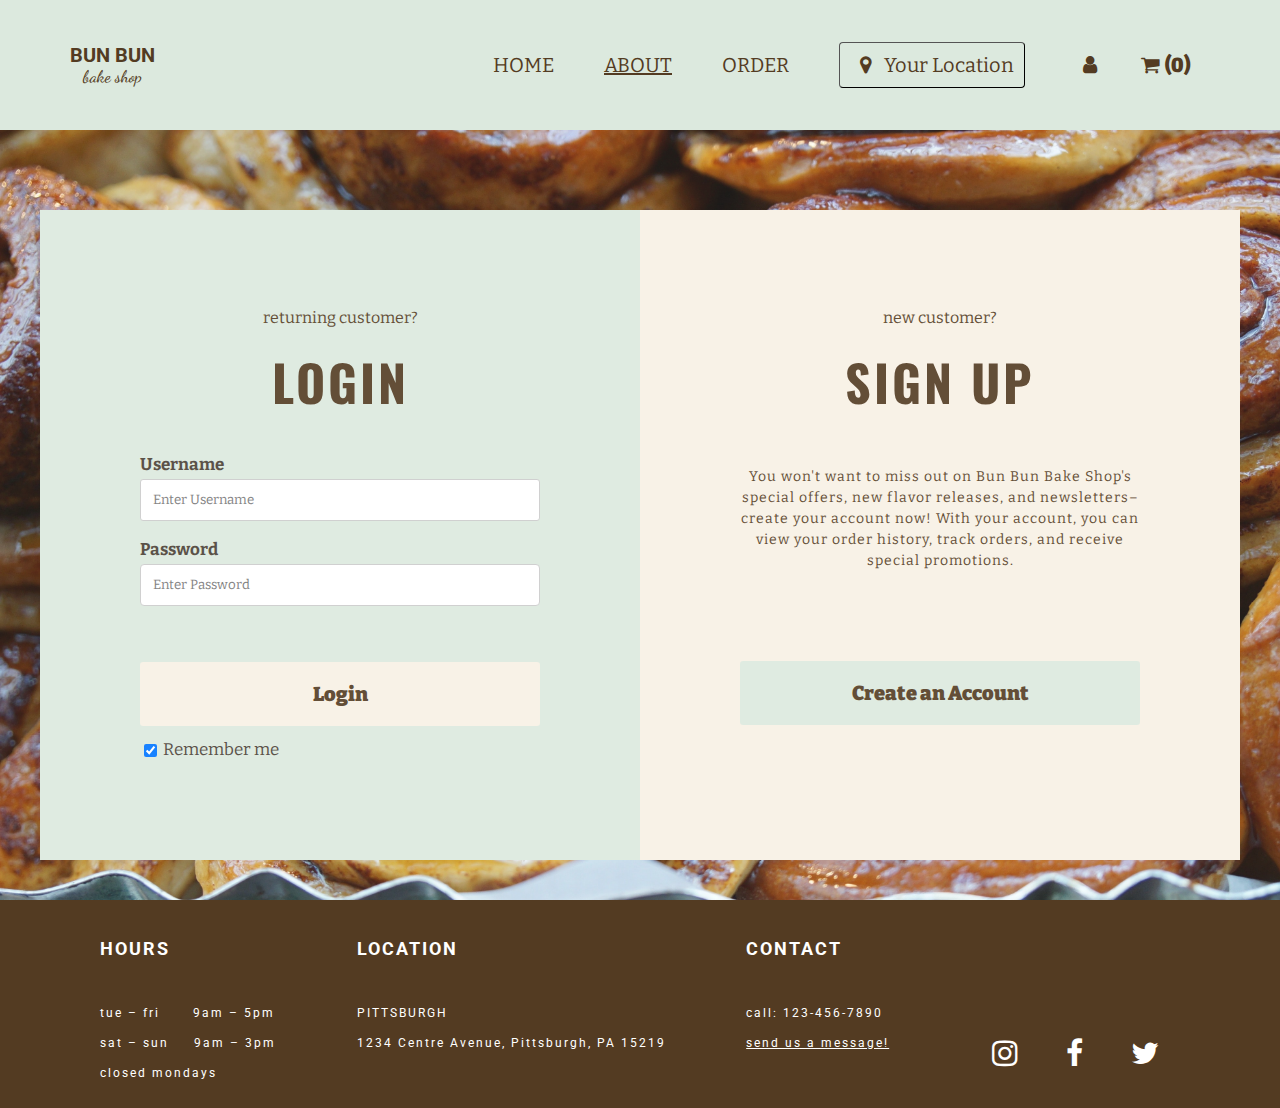
<file: account.html>
<!DOCTYPE html>
<html lang="en">
    <head>
        <meta charset="utf-8">
        <meta name="viewport" content="width=device-width, initial-scale=1.0">
        <link rel="preconnect" href="https://fonts.googleapis.com">
        <link rel="preconnect" href="https://fonts.gstatic.com" crossorigin>
        <link href="https://fonts.googleapis.com/css2?family=Bitter&display=swap" rel="stylesheet">
        <link href="https://fonts.googleapis.com/css2?family=Dancing+Script&display=swap" rel="stylesheet">
        <link href="https://fonts.googleapis.com/css2?family=Roboto&display=swap" rel="stylesheet">
        <link href="https://fonts.googleapis.com/css2?family=Oswald&display=swap" rel="stylesheet">
        <link rel="stylesheet" href="https://cdnjs.cloudflare.com/ajax/libs/font-awesome/4.7.0/css/font-awesome.min.css">
        <link rel="icon" href="images/favicon.png" type="image/x-icon">
        <link rel="stylesheet" type="text/css" href="html5reset.css">
        <link rel="stylesheet" type="text/css" href="style.css">
        <title>Bun Bun Bake Shop</title>
    </head>
    <body>
        <main>
            <header>
                <nav>
                    <ul class="nav_bar">
                        <li id="nav_logo"><a href="index.html">BUN BUN <br><span>bake shop</span></a></li>
                        <li class="nav_item"><a href="index.html">HOME</a></li>
                        <li class="nav_item"><a class="active_page" href="about.html">ABOUT</a></li>
                        <li class="nav_item"><a href="browse.html">ORDER</a></li>
                        <li class="nav_item"><button id="location"><i class="fa fa-map-marker"></i> Your Location</button></li>
                        <li class="nav_item" id="nav_account"><a href="account.html"><i class="fa">&#xf007;</i></a></li>
                        <li class="nav_item"><button type="button" class="cart_btn"><i class="fa">&#xf07a;</i>(<span class="total-count"></span>)</button></li>
                    </ul>
                </nav>
            </header>
            <div class="account_body">
                <div class="login">
                    <p>returning customer?</p>
                    <h1>LOGIN</h1>
                    <div id="login_form">
                        <label for="uname"><b>Username</b></label>
                        <input type="text" placeholder="Enter Username" name="uname" required>
                    
                        <label for="psw"><b>Password</b></label>
                        <input type="password" placeholder="Enter Password" name="psw" required>
                    
                        <button id="login_button" type="submit">Login</button>
                        <label>
                          <input type="checkbox" checked="checked" name="remember"> Remember me
                        </label>
                      </div>
                </div>
                <div class="signup">
                    <p>new customer?</p>
                    <h1>SIGN UP</h1>
                    <p id="signup_blurb">You won't want to miss out on Bun Bun Bake Shop's special offers, new flavor releases, and 
                        newsletters– create your account now! With your account, you can view your order history,
                        track orders, and receive special promotions.
                    </p>
                    <button id="signup_button" type="submit">Create an Account</button>
                </div>
            </div>
        </main>
        <footer>
            <div class="hours">
                <h3>HOURS</h3>
                <p>tue – fri <span class="tab"></span>9am – 5pm</p>
                <p>sat – sun <span class="tab_2"></span>9am – 3pm</p>
                <p>closed mondays</p>
            </div>
            <div class="location">
                <h3>LOCATION</h3>
                <p>PITTSBURGH</p>
                <p>1234 Centre Avenue, Pittsburgh, PA 15219</p>
            </div>
            <div class="contact">
                <h3>CONTACT</h3>
                <p>call: 123-456-7890</p>
                <a href="contact.html">send us a message!</a>
            </div>
            <ul>
                <li><a href="#" class="fa fa-instagram"></a></li>
                <li><a href="#" class="fa fa-facebook"></a></li>
                <li><a href="#" class="fa fa-twitter"></a></li>
            </ul>
        </footer>
    <script src="bakeshop.js"></script>
    </body>
</html>
</file>
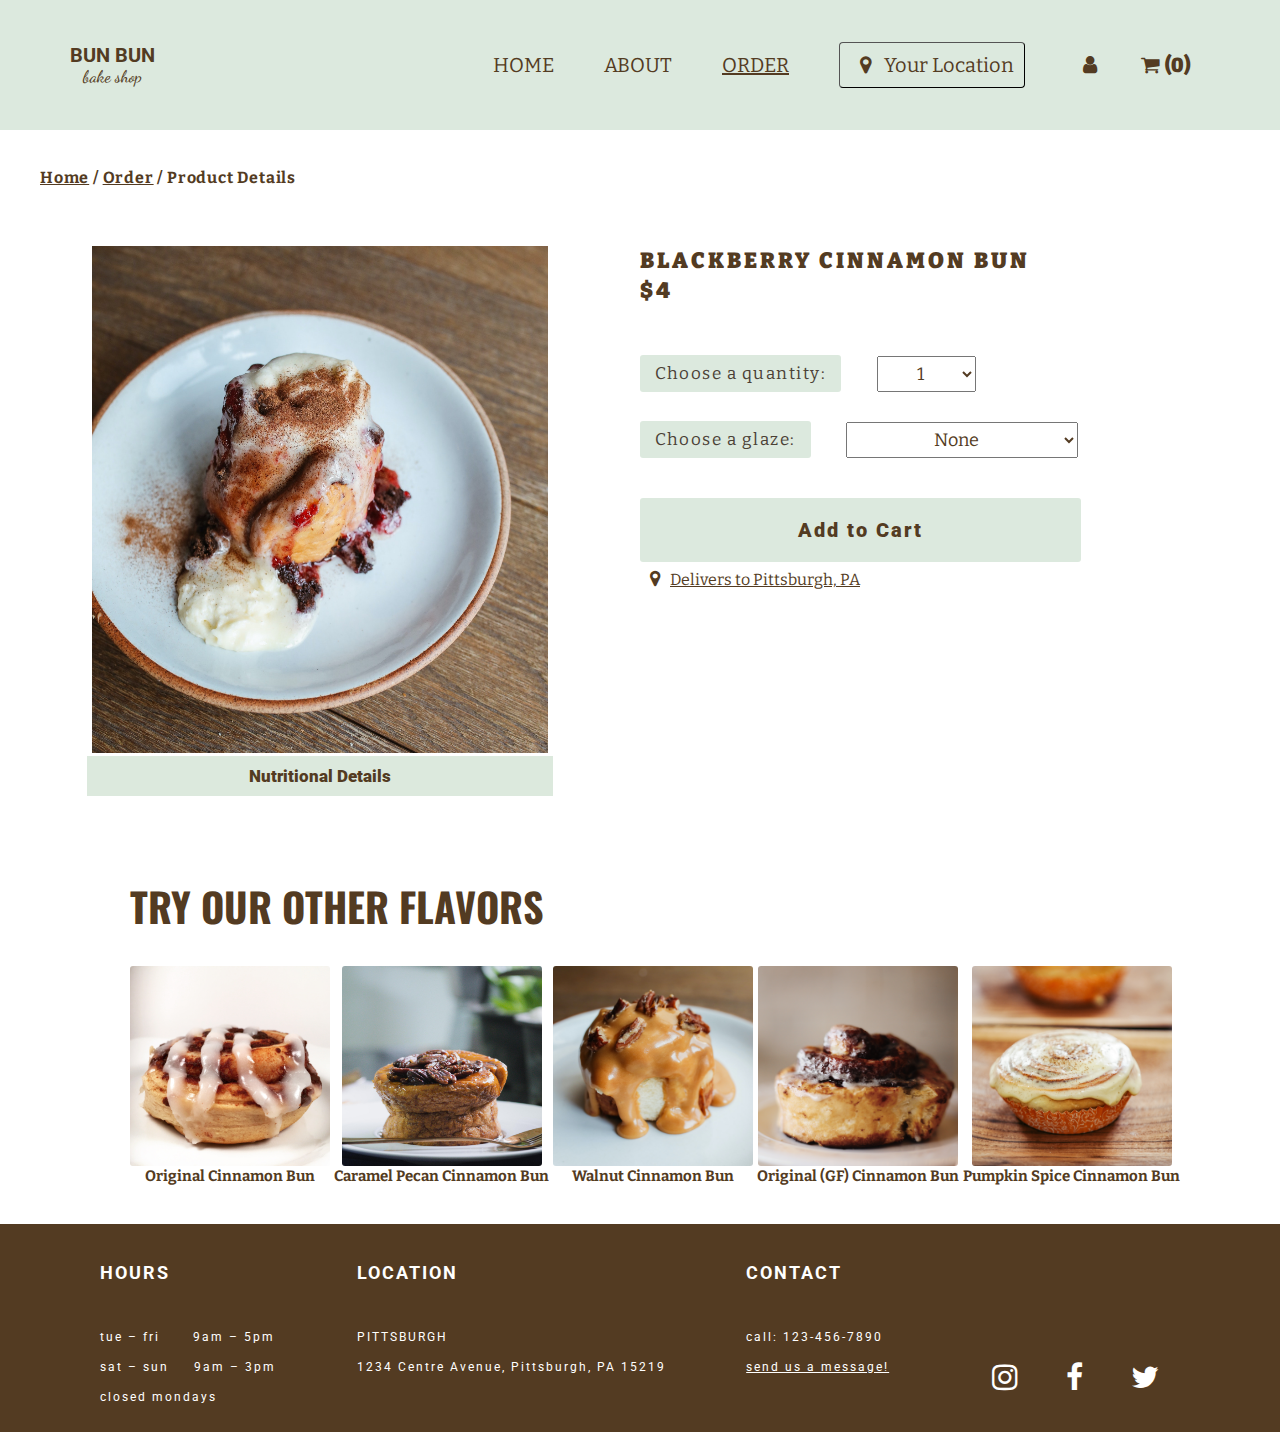
<file: blackberry_details.html>
<!DOCTYPE html>
<html lang="en">
    <head>
        <meta charset="utf-8">
        <meta name="viewport" content="width=device-width, initial-scale=1.0">
        <link rel="preconnect" href="https://fonts.googleapis.com">
        <link rel="preconnect" href="https://fonts.gstatic.com" crossorigin>
        <link href="https://fonts.googleapis.com/css2?family=Bitter&display=swap" rel="stylesheet">
        <link href="https://fonts.googleapis.com/css2?family=Dancing+Script&display=swap" rel="stylesheet">
        <link href="https://fonts.googleapis.com/css2?family=Roboto&display=swap" rel="stylesheet">
        <link href="https://fonts.googleapis.com/css2?family=Oswald&display=swap" rel="stylesheet">
        <link rel="stylesheet" href="https://cdnjs.cloudflare.com/ajax/libs/font-awesome/4.7.0/css/font-awesome.min.css">
        <link rel="icon" href="images/favicon.png" type="image/x-icon">
        <link rel="stylesheet" type="text/css" href="html5reset.css">
        <link rel="stylesheet" type="text/css" href="style.css">
        <title>Bun Bun Bake Shop</title>
    </head>
    <body>
        <main class="details">
            <header>
                <nav>
                    <ul class="nav_bar">
                        <li id="nav_logo"><a href="index.html">BUN BUN <br><span>bake shop</span></a></li>
                        <li class="nav_item"><a href="index.html">HOME</a></li>
                        <li class="nav_item"><a href="about.html">ABOUT</a></li>
                        <li class="nav_item"><a class="active_page" href="browse.html">ORDER</a></li>
                        <li class="nav_item"><button id="location"><i class="fa fa-map-marker"></i> Your Location</button></li>
                        <li class="nav_item" id="nav_account"><a href="account.html"><i class="fa">&#xf007;</i></a></li>
                        <li class="nav_item"><button type="button" class="cart_btn"><i class="fa">&#xf07a;</i>(<span class="total-count"></span>)</button></li>
                    </ul>
                </nav>
            </header>
            <h3><a href="index.html">Home</a> / <a href="browse.html">Order</a> / Product Details</h3>
            <div class="product_details">
                <div class="left_side">
                    <img src="images/blackberry.jpg" alt="Blackberry Bun">
                    <div class="details_dropdown">
                        <button onclick="myFunction()" class="dropbtn">Nutritional Details</button>
                        <div id="myDropdown" class="dropdown-content">
                            <h1>Ingredients</h1><br>
                            <p>
                            flour, sugar, sea salt, instant yeast, butter, milk, eggs, vanilla extract, cinnamon, blackberries, powdered sugar,
                            lemon juice
                          </p>
                          <br>
                          <h1>Nutrition Facts</h1><br>
                          <p>
                            calories: 400kcal | 
                            saturated fat: 8g | 
                            carbohydrates: 62g | <br>
                            sugar: 34g
                          </p>
                        </div>
                    </div>
                </div>
                <div class="right_side">
                    <h1>BLACKBERRY CINNAMON BUN<br>$4</h1>
                    <div class="quantity_select">
                        <label for="quantity">Choose a quantity:</label>
                        <select name="quantity" id="quantity">
                        <option value="1">1</option>
                        <option value="3">3</option>
                        <option value="6">6</option>
                        <option value="12">12</option>
                    </select>
                    </div>
                    <div class="glaze_select">
                        <label for="glaze">Choose a glaze:</label>
                        <select name="glaze" id="glaze">
                            <option text="none">None</option>
                            <option text="sugar_milk">Sugar-Milk</option>
                            <option text="vanilla_milk">Vanilla-Milk</option>
                            <option text="chocolate">Double-Chocolate</option>
                        </select>
                    </div>
                    <button data-name="Blackberry Cinnamon Bun" data-price="4.00" class="add-to-cart">Add to Cart</button>
                    <p id="delivers_to"><i class="fa fa-map-marker"></i>Delivers to Pittsburgh, PA</p>
                    <div class="adc_popup">
                        <p id="popupText">Added to cart!</p>
                    </div>
                </div>
            </div>
            <div class="other_flavors">
                <h1>TRY OUR OTHER FLAVORS</h1>
                <div class="slideshow">
                    <div class="individual" id="orig">
                        <img src="images/browse_image.jpg" alt="Original Bun">
                        <p>Original Cinnamon Bun</p>
                    </div>
                    <div class="individual" id="caramel">
                        <img src="images/caramel_pecan_bun.jpg" alt="Caramel Pecan Bun">
                        <p>Caramel Pecan Cinnamon Bun</p>
                    </div>
                    <div class="individual" id="walnut">
                        <img src="images/walnut.jpg" alt="Walnut Bun">
                        <p>Walnut Cinnamon Bun</p>
                    </div>
                    <div class="individual" id="gf">
                        <img src="images/original_gf.jpg" alt="Original GF Bun">
                        <p>Original (GF) Cinnamon Bun</p>
                    </div>
                    <div class="individual" id="ps">
                        <img src="images/pumpkin_spice.jpg" alt="Pumpkin Spice Bun">
                        <p>Pumpkin Spice Cinnamon Bun</p>
                    </div>
                </div>
            </div>
        </main>
        <footer>
            <div class="hours">
                <h3>HOURS</h3>
                <p>tue – fri <span class="tab"></span>9am – 5pm</p>
                <p>sat – sun <span class="tab_2"></span>9am – 3pm</p>
                <p>closed mondays</p>
            </div>
            <div class="location">
                <h3>LOCATION</h3>
                <p>PITTSBURGH</p>
                <p>1234 Centre Avenue, Pittsburgh, PA 15219</p>
            </div>
            <div class="contact">
                <h3>CONTACT</h3>
                <p>call: 123-456-7890</p>
                <a href="contact.html">send us a message!</a>
            </div>
            <ul>
                <li><a href="#" class="fa fa-instagram"></a></li>
                <li><a href="#" class="fa fa-facebook"></a></li>
                <li><a href="#" class="fa fa-twitter"></a></li>
            </ul>
        </footer>
    <script src="bakeshop.js"></script>    
    </body>
</html>
</file>
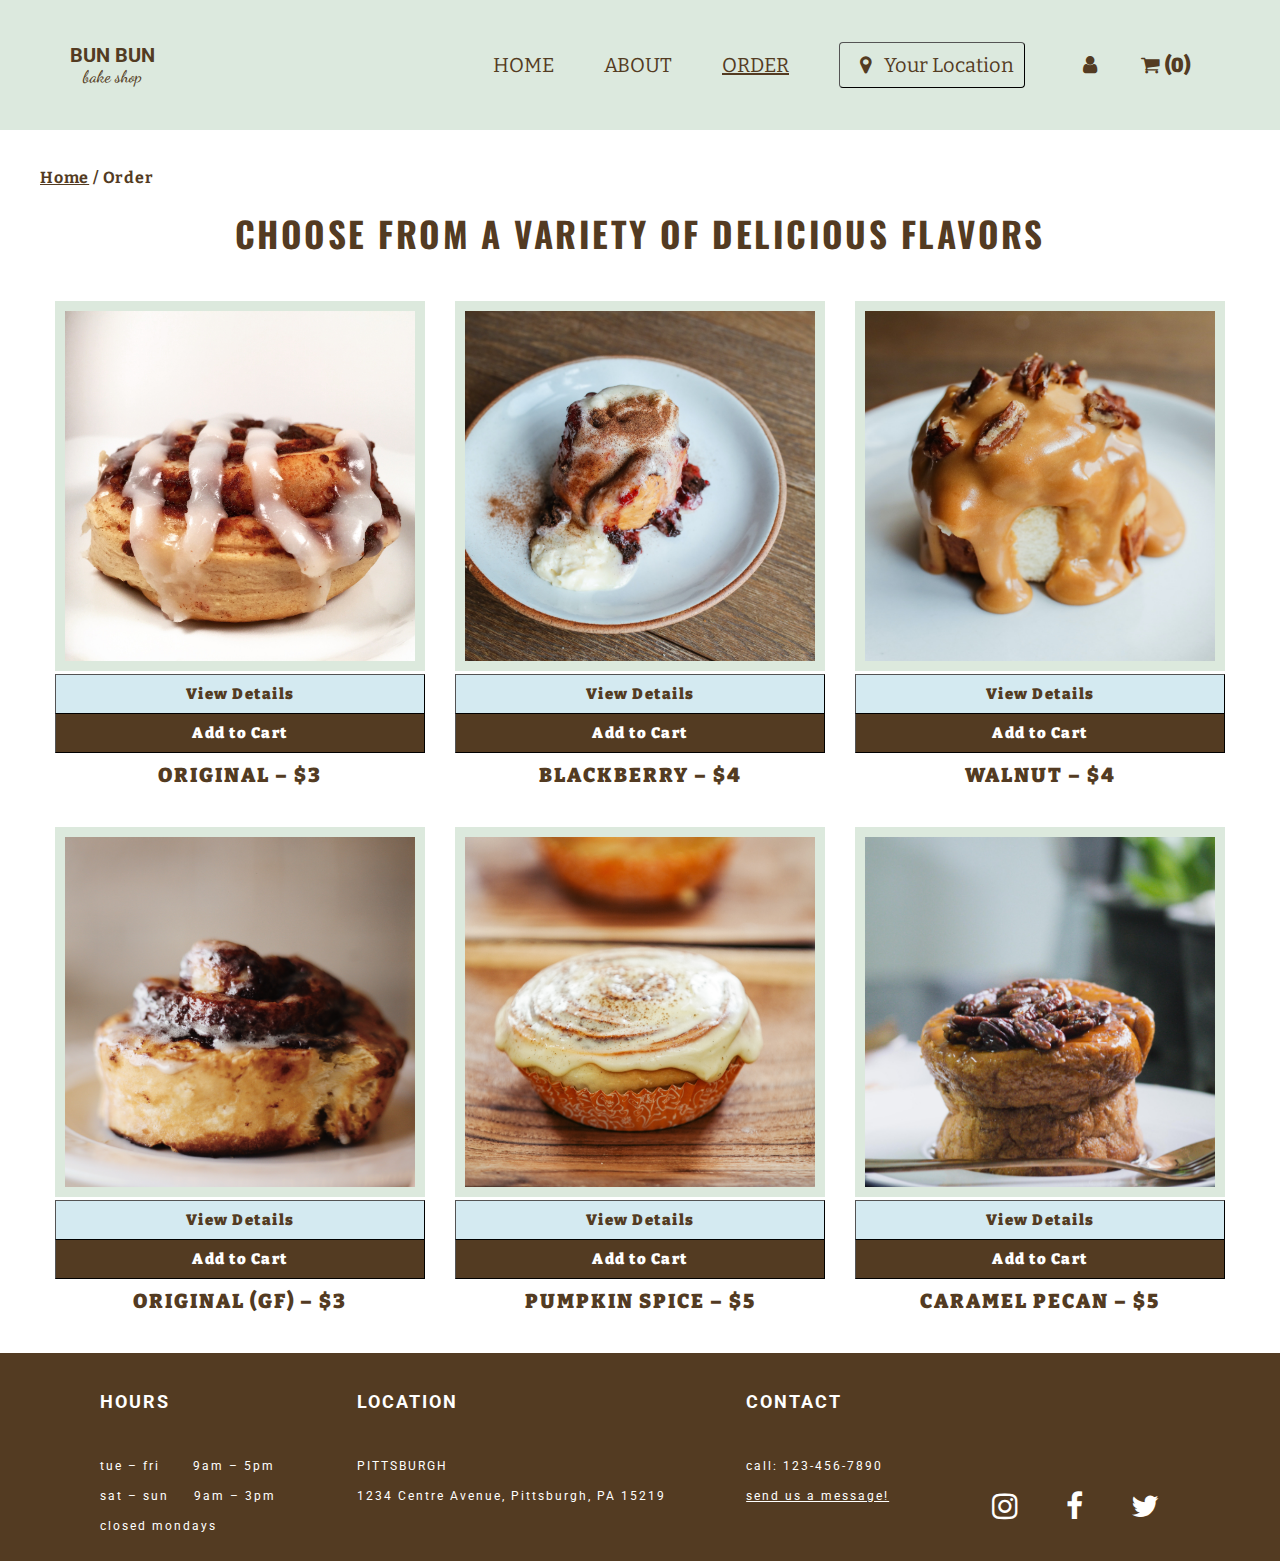
<file: browse.html>
<!DOCTYPE html>
<html lang="en">
    <head>
        <meta charset="utf-8">
        <meta name="viewport" content="width=device-width, initial-scale=1.0">
        <link rel="preconnect" href="https://fonts.googleapis.com">
        <link rel="preconnect" href="https://fonts.gstatic.com" crossorigin>
        <link href="https://fonts.googleapis.com/css2?family=Bitter&display=swap" rel="stylesheet">
        <link href="https://fonts.googleapis.com/css2?family=Dancing+Script&display=swap" rel="stylesheet">
        <link href="https://fonts.googleapis.com/css2?family=Roboto&display=swap" rel="stylesheet">
        <link href="https://fonts.googleapis.com/css2?family=Oswald&display=swap" rel="stylesheet">
        <link rel="stylesheet" href="https://cdnjs.cloudflare.com/ajax/libs/font-awesome/4.7.0/css/font-awesome.min.css">
        <link rel="icon" href="images/favicon.png" type="image/x-icon">
        <link rel="stylesheet" type="text/css" href="html5reset.css">
        <link rel="stylesheet" type="text/css" href="style.css">
        <title>Bun Bun Bake Shop</title>
    </head>
    <body>
        <main class="browse">
            <header>
                <nav>
                    <ul class="nav_bar">
                        <li id="nav_logo"><a href="index.html">BUN BUN <br><span>bake shop</span></a></li>
                        <li class="nav_item"><a href="index.html">HOME</a></li>
                        <li class="nav_item"><a href="about.html">ABOUT</a></li>
                        <li class="nav_item"><a class="active_page" href="browse.html">ORDER</a></li>
                        <li class="nav_item"><button id="location"><i class="fa fa-map-marker"></i> Your Location</button></li>
                        <li class="nav_item" id="nav_account"><a href="account.html"><i class="fa">&#xf007;</i></a></li>
                        <li class="nav_item"><button type="button" class="cart_btn"><i class="fa">&#xf07a;</i>(<span class="total-count"></span>)</button></li>
                    </ul>
                </nav>
            </header>
            <h3><a href="index.html">Home</a> / Order</h3>
            <h2>CHOOSE FROM A VARIETY OF DELICIOUS FLAVORS</h2>
            <div class="browse_page">
                <div class="product_card">
                    <img src="images/browse_image.jpg" alt="original cinnamon bun">
                    <button id="orig">View Details</button>
                    <button class="cart">Add to Cart</button>
                    <h1>ORIGINAL – $3</h1>
                </div>
                <div class="product_card">
                    <img src="images/blackberry.jpg" alt="blackberry cinnamon bun">
                    <button id="blackberry">View Details</button>
                    <button class="cart">Add to Cart</button>
                    <h1>BLACKBERRY – $4</h1>
                </div>
                <div class="product_card">
                    <img src="images/walnut.jpg" alt="walnut cinnamon bun">
                    <button id="walnut">View Details</button>
                    <button class="cart">Add to Cart</button>
                    <h1>WALNUT – $4</h1>
                </div>
                <div class="product_card">
                    <img src="images/original_gf.jpg" alt="original gf cinnamon bun">
                    <button id="gf">View Details</button>
                    <button class="cart">Add to Cart</button>
                    <h1>ORIGINAL (GF) – $3</h1>
                </div>
                <div class="product_card">
                    <img src="images/pumpkin_spice.jpg" alt="pumpkin spice cinnamon bun">
                    <button id="ps">View Details</button>
                    <button class="cart">Add to Cart</button>
                    <h1>PUMPKIN SPICE – $5</h1>
                </div>
                <div class="product_card">
                    <img src="images/caramel_pecan_bun.jpg" alt="caramel pecan cinnamon bun">
                    <button id="caramel">View Details</button>
                    <button class="cart">Add to Cart</button>
                    <h1>CARAMEL PECAN – $5</h1>
                </div>
            </div>
        <!-- <script>
            document.querySelector('#orig').onclick = function() {
                location.href = "original_details.html"
            }

            document.querySelector('#blackberry').onclick = function() {
                location.href = "blackberry_details.html"
            }

            document.querySelector('#walnut').onclick = function() {
                location.href = "walnut_details.html"
            }

            document.querySelector('#gf').onclick = function() {
                location.href = "original_gf_details.html"
            }

            document.querySelector('#caramel').onclick = function() {
                location.href = "details.html"
            }

            document.querySelector('#ps').onclick = function() {
                location.href = "pumpkin_details.html"
            }
        </script> -->
        </main>
        <footer>
            <div class="hours">
                <h3>HOURS</h3>
                <p>tue – fri <span class="tab"></span>9am – 5pm</p>
                <p>sat – sun <span class="tab_2"></span>9am – 3pm</p>
                <p>closed mondays</p>
            </div>
            <div class="location">
                <h3>LOCATION</h3>
                <p>PITTSBURGH</p>
                <p>1234 Centre Avenue, Pittsburgh, PA 15219</p>
            </div>
            <div class="contact">
                <h3>CONTACT</h3>
                <p>call: 123-456-7890</p>
                <a href="contact.html">send us a message!</a>
            </div>
            <ul>
                <li><a href="#" class="fa fa-instagram"></a></li>
                <li><a href="#" class="fa fa-facebook"></a></li>
                <li><a href="#" class="fa fa-twitter"></a></li>
            </ul>
        </footer>
    <script src="bakeshop.js"></script>
    </body>
</html>
</file>
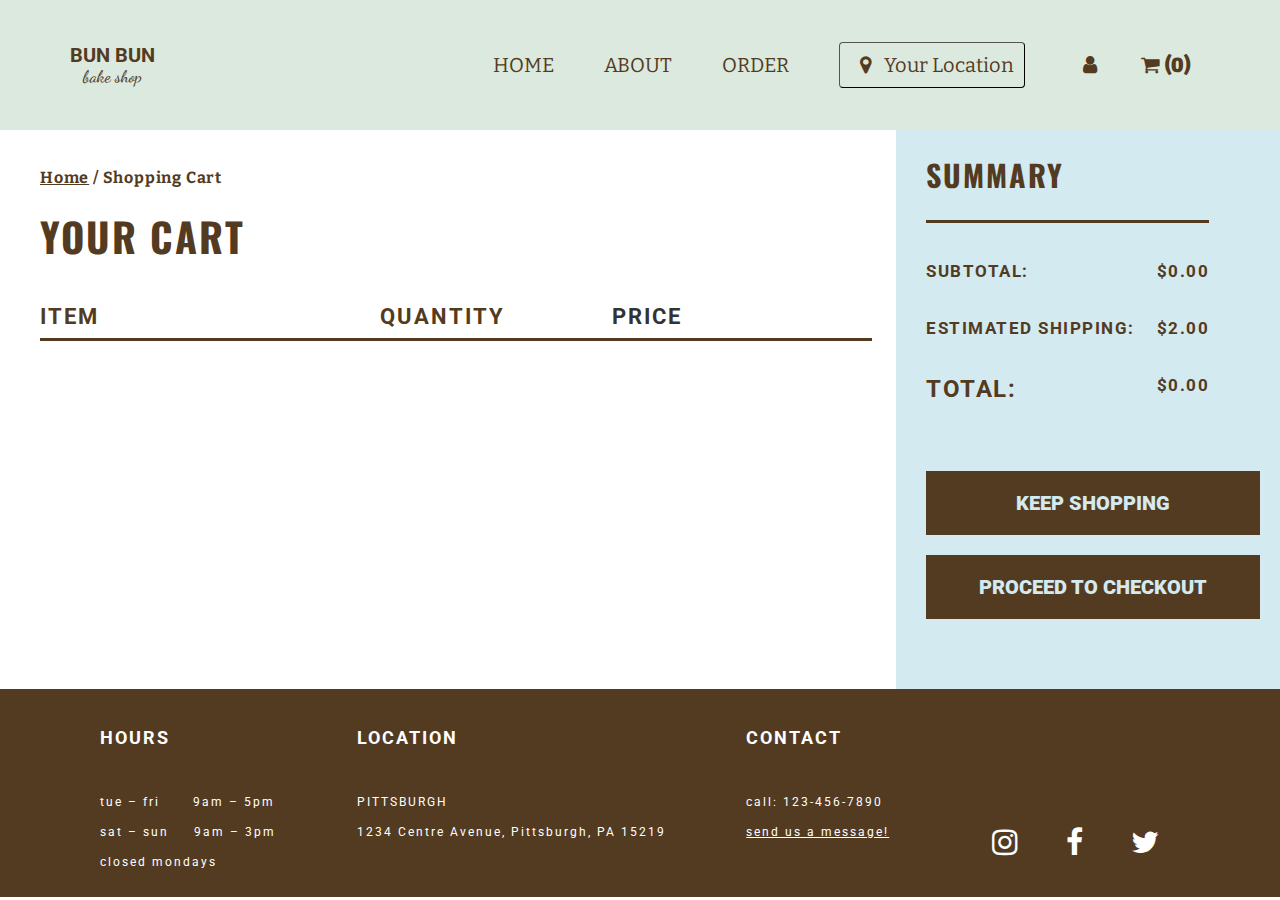
<file: checkout.html>
<!DOCTYPE html>
<html lang="en">
    <head>
        <meta charset="utf-8">
        <meta name="viewport" content="width=device-width, initial-scale=1.0">
        <link rel="preconnect" href="https://fonts.googleapis.com">
        <link rel="preconnect" href="https://fonts.gstatic.com" crossorigin>
        <link href="https://fonts.googleapis.com/css2?family=Bitter&display=swap" rel="stylesheet">
        <link href="https://fonts.googleapis.com/css2?family=Dancing+Script&display=swap" rel="stylesheet">
        <link href="https://fonts.googleapis.com/css2?family=Roboto&display=swap" rel="stylesheet">
        <link href="https://fonts.googleapis.com/css2?family=Oswald&display=swap" rel="stylesheet">
        <link rel="stylesheet" href="https://cdnjs.cloudflare.com/ajax/libs/font-awesome/4.7.0/css/font-awesome.min.css">
        <link rel="icon" href="images/favicon.png" type="image/x-icon">
        <link rel="stylesheet" type="text/css" href="html5reset.css">
        <link rel="stylesheet" type="text/css" href="style.css">
        <title>Bun Bun Bake Shop</title>
    </head>
    <body>
        <main class="checkout">
            <header>
                <nav>
                    <ul class="nav_bar">
                      <li id="nav_logo"><a href="index.html">BUN BUN <br><span>bake shop</span></a></li>
                        <li class="nav_item"><a href="index.html">HOME</a></li>
                        <li class="nav_item"><a href="about.html">ABOUT</a></li>
                        <li class="nav_item"><a href="browse.html">ORDER</a></li>
                        <li class="nav_item"><button id="location"><i class="fa fa-map-marker"></i> Your Location</button></li>
                        <li class="nav_item" id="nav_account"><a href="account.html"><i class="fa">&#xf007;</i></a></li>
                        <li class="nav_item"><button type="button" class="cart_btn"><i class="fa">&#xf07a;</i>(<span class="total-count"></span>)</button></li>
                    </ul>
                </nav>
            </header>
            <div class="cart_items_container">
              <div class="cart_col1">
                <h3><a href="index.html">Home</a> / Shopping Cart</h3>
                <div class="shopping_cart">
                  <h1>YOUR CART</h1>
                    <div class="cart-header">
                      <span class="cart-item cart-header cart-column">ITEM</span>
                      <span class="cart-quantity cart-header cart-column">QUANTITY</span>
                      <span class="cart-price cart-header cart-column">PRICE</span>
                      <span class="ghost_spot"></span>
                    </div>
                    <hr>
                    <div class="cart_items">
                      <!-- CART ITEMS -->
                      <table class="show-cart table">
                    
                      </table>
                    </div>
                </div>
              </div>
              <div class="summary">
                <h2>SUMMARY</h2>
                <div class="summary_body">
                  <!-- <p>SUBTOTAL: </span>$<span class="total-cart"></span></p> -->
                  <p>SUBTOTAL:</p>
                  <p>$<span class="total-cart"></span>.00</p>
                </div>
                <div class="summary_body">
                  <p>ESTIMATED SHIPPING:</p>
                  <p>$2.00</p>
                </div>
                <div class="summary_body">
                  <p id="totalprice">TOTAL:</p>
                  <p>$<span class="shipping-price"></span>.00</p>
                </div>
                <button class="keep_shopping">KEEP SHOPPING</button>
                <button class="payment_btn">PROCEED TO CHECKOUT</button>
              </div>
            </div>
        </main>
        <footer>
            <div class="hours">
                <h3>HOURS</h3>
                <p>tue – fri <span class="tab"></span>9am – 5pm</p>
                <p>sat – sun <span class="tab_2"></span>9am – 3pm</p>
                <p>closed mondays</p>
            </div>
            <div class="location">
                <h3>LOCATION</h3>
                <p>PITTSBURGH</p>
                <p>1234 Centre Avenue, Pittsburgh, PA 15219</p>
            </div>
            <div class="contact">
                <h3>CONTACT</h3>
                <p>call: 123-456-7890</p>
                <a href="contact.html">send us a message!</a>
            </div>
            <ul>
                <li><a href="#" class="fa fa-instagram"></a></li>
                <li><a href="#" class="fa fa-facebook"></a></li>
                <li><a href="#" class="fa fa-twitter"></a></li>
            </ul>
        </footer>
    <script src="bakeshop.js"></script>
    </body>
</html>
</file>
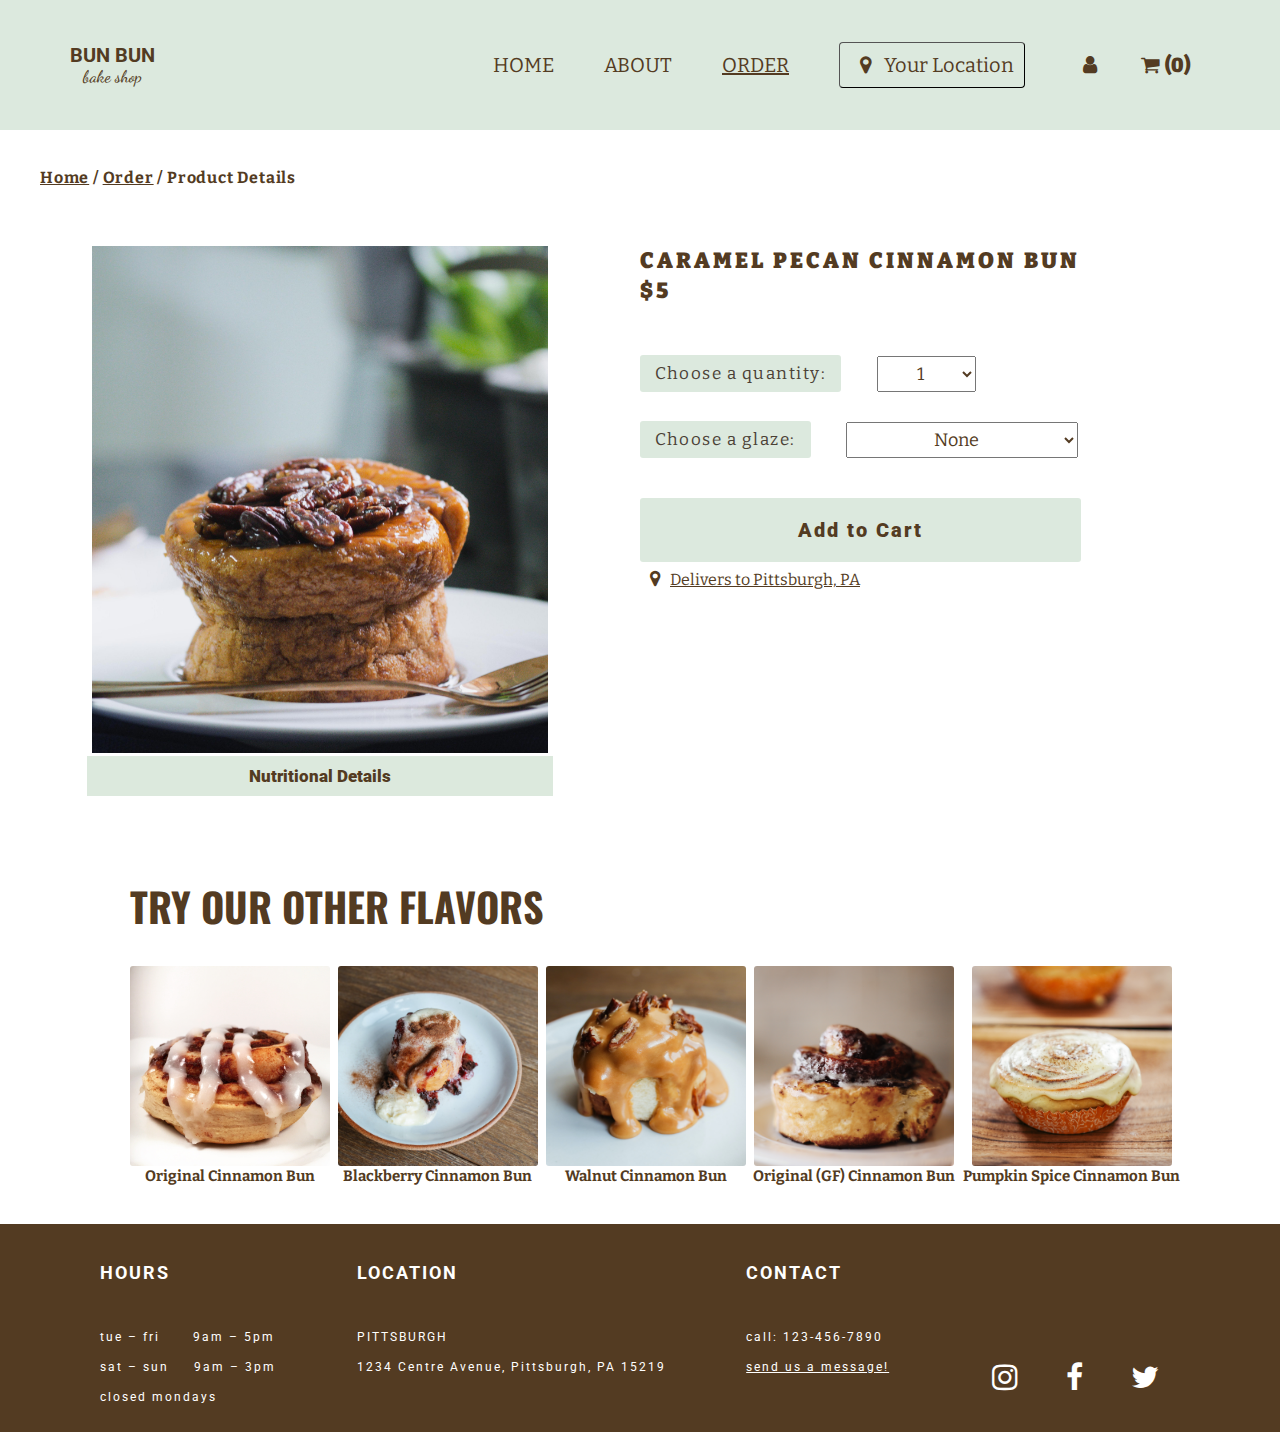
<file: details.html>
<!DOCTYPE html>
<html lang="en">
    <head>
        <meta charset="utf-8">
        <meta name="viewport" content="width=device-width, initial-scale=1.0">
        <link rel="preconnect" href="https://fonts.googleapis.com">
        <link rel="preconnect" href="https://fonts.gstatic.com" crossorigin>
        <link href="https://fonts.googleapis.com/css2?family=Bitter&display=swap" rel="stylesheet">
        <link href="https://fonts.googleapis.com/css2?family=Dancing+Script&display=swap" rel="stylesheet">
        <link href="https://fonts.googleapis.com/css2?family=Roboto&display=swap" rel="stylesheet">
        <link href="https://fonts.googleapis.com/css2?family=Oswald&display=swap" rel="stylesheet">
        <link rel="stylesheet" href="https://cdnjs.cloudflare.com/ajax/libs/font-awesome/4.7.0/css/font-awesome.min.css">
        <link rel="icon" href="images/favicon.png" type="image/x-icon">
        <link rel="stylesheet" type="text/css" href="html5reset.css">
        <link rel="stylesheet" type="text/css" href="style.css">
        <title>Bun Bun Bake Shop</title>
    </head>
    <body>
        <main class="details">
            <header>
                <nav>
                    <ul class="nav_bar">
                        <li id="nav_logo"><a href="index.html">BUN BUN <br><span>bake shop</span></a></li>
                        <li class="nav_item"><a href="index.html">HOME</a></li>
                        <li class="nav_item"><a href="about.html">ABOUT</a></li>
                        <li class="nav_item"><a class="active_page" href="browse.html">ORDER</a></li>
                        <li class="nav_item"><button id="location"><i class="fa fa-map-marker"></i> Your Location</button></li>
                        <li class="nav_item" id="nav_account"><a href="account.html"><i class="fa">&#xf007;</i></a></li>
                        <li class="nav_item"><button type="button" class="cart_btn"><i class="fa">&#xf07a;</i>(<span class="total-count"></span>)</button></li>
                    </ul>
                </nav>
            </header>
            <h3><a href="index.html">Home</a> / <a href="browse.html">Order</a> / Product Details</h3>
            <div class="product_details">
                <div class="left_side">
                    <img src="images/caramel_pecan_bun.jpg" alt="Caramel Pecan Bun">
                    <div class="details_dropdown">
                        <button onclick="myFunction()" class="dropbtn">Nutritional Details</button>
                        <div id="myDropdown" class="dropdown-content">
                            <h1>Ingredients</h1><br>
                            <p>
                            Lorem ipsum dolor sit amet, consectetur adipiscing elit, sed do eiusmod tempor 
                            incididunt ut labore et dolore magna aliqua. Ut enim ad minim veniam, quis nostrud 
                            exercitation ullamco laboris nisi ut aliquip ex ea commodo consequat. Duis aute irure 
                            dolor in reprehenderit in voluptate velit esse cillum dolore eu fugiat nulla pariatur. 
                            Excepteur sint occaecat cupidatat non proident, sunt in culpa qui officia deserunt mollit anim id est laborum.
                          </p>
                          <br>
                          <h1>Nutrition Facts</h1><br>
                          <p>
                            Lorem ipsum dolor sit amet, consectetur adipiscing elit, sed do eiusmod tempor 
                            incididunt ut labore et dolore magna aliqua. Ut enim ad minim veniam, quis nostrud 
                            exercitation ullamco laboris nisi ut aliquip ex ea commodo consequat. Duis aute irure 
                            dolor in reprehenderit in voluptate velit esse cillum dolore eu fugiat nulla pariatur. 
                            Excepteur sint occaecat cupidatat non proident, sunt in culpa qui officia deserunt mollit anim id est laborum.
                          </p>
                        </div>
                    </div>
                </div>
                <div class="right_side">
                    <h1>CARAMEL PECAN CINNAMON BUN<br>$5</h1>
                    <div class="quantity_select">
                        <label for="quantity">Choose a quantity:</label>
                        <select name="quantity" id="quantity">
                            <option value="1">1</option>
                            <option value="3">3</option>
                            <option value="6">6</option>
                            <option value="12">12</option>
                        </select>
                    </div>
                    <div class="glaze_select">
                        <label for="glaze">Choose a glaze:</label>
                        <select name="glaze" id="glaze">
                            <option text="none">None</option>
                            <option text="sugar_milk">Sugar-Milk</option>
                            <option text="vanilla_milk">Vanilla-Milk</option>
                            <option text="chocolate">Double-Chocolate</option>
                        </select>
                    </div>
                    <button data-name="Caramel Pecan Cinnamon Bun" data-price="5.00" class="add-to-cart">Add to Cart</button>
                    <p id="delivers_to"><i class="fa fa-map-marker"></i>Delivers to Pittsburgh, PA</p>
                    <div class="adc_popup">
                        <p id="popupText">Added to cart!</p>
                    </div>
                </div>
            </div>

            <div class="other_flavors">
                <h1>TRY OUR OTHER FLAVORS</h1>
                <div class="slideshow">
                    <div class="individual" id="orig">
                        <img src="images/browse_image.jpg" alt="Original Bun">
                        <p>Original Cinnamon Bun</p>
                    </div>
                    <div class="individual" id="blackberry">
                        <img src="images/blackberry.jpg" alt="Blackberry Bun">
                        <p>Blackberry Cinnamon Bun</p>
                    </div>
                    <div class="individual" id="walnut">
                        <img src="images/walnut.jpg" alt="Walnut Bun">
                        <p>Walnut Cinnamon Bun</p>
                    </div>
                    <div class="individual" id="gf">
                        <img src="images/original_gf.jpg" alt="Original GF Bun">
                        <p>Original (GF) Cinnamon Bun</p>
                    </div>
                    <div class="individual" id="ps">
                        <img src="images/pumpkin_spice.jpg" alt="Pumpkin Spice Bun">
                        <p>Pumpkin Spice Cinnamon Bun</p>
                    </div>
                </div>
            </div>
        </main>
        <footer>
            <div class="hours">
                <h3>HOURS</h3>
                <p>tue – fri <span class="tab"></span>9am – 5pm</p>
                <p>sat – sun <span class="tab_2"></span>9am – 3pm</p>
                <p>closed mondays</p>
            </div>
            <div class="location">
                <h3>LOCATION</h3>
                <p>PITTSBURGH</p>
                <p>1234 Centre Avenue, Pittsburgh, PA 15219</p>
            </div>
            <div class="contact">
                <h3>CONTACT</h3>
                <p>call: 123-456-7890</p>
                <a href="contact.html">send us a message!</a>
            </div>
            <ul>
                <li><a href="#" class="fa fa-instagram"></a></li>
                <li><a href="#" class="fa fa-facebook"></a></li>
                <li><a href="#" class="fa fa-twitter"></a></li>
            </ul>
        </footer>
    <script src="bakeshop.js"></script>
    </body>
</html>
</file>
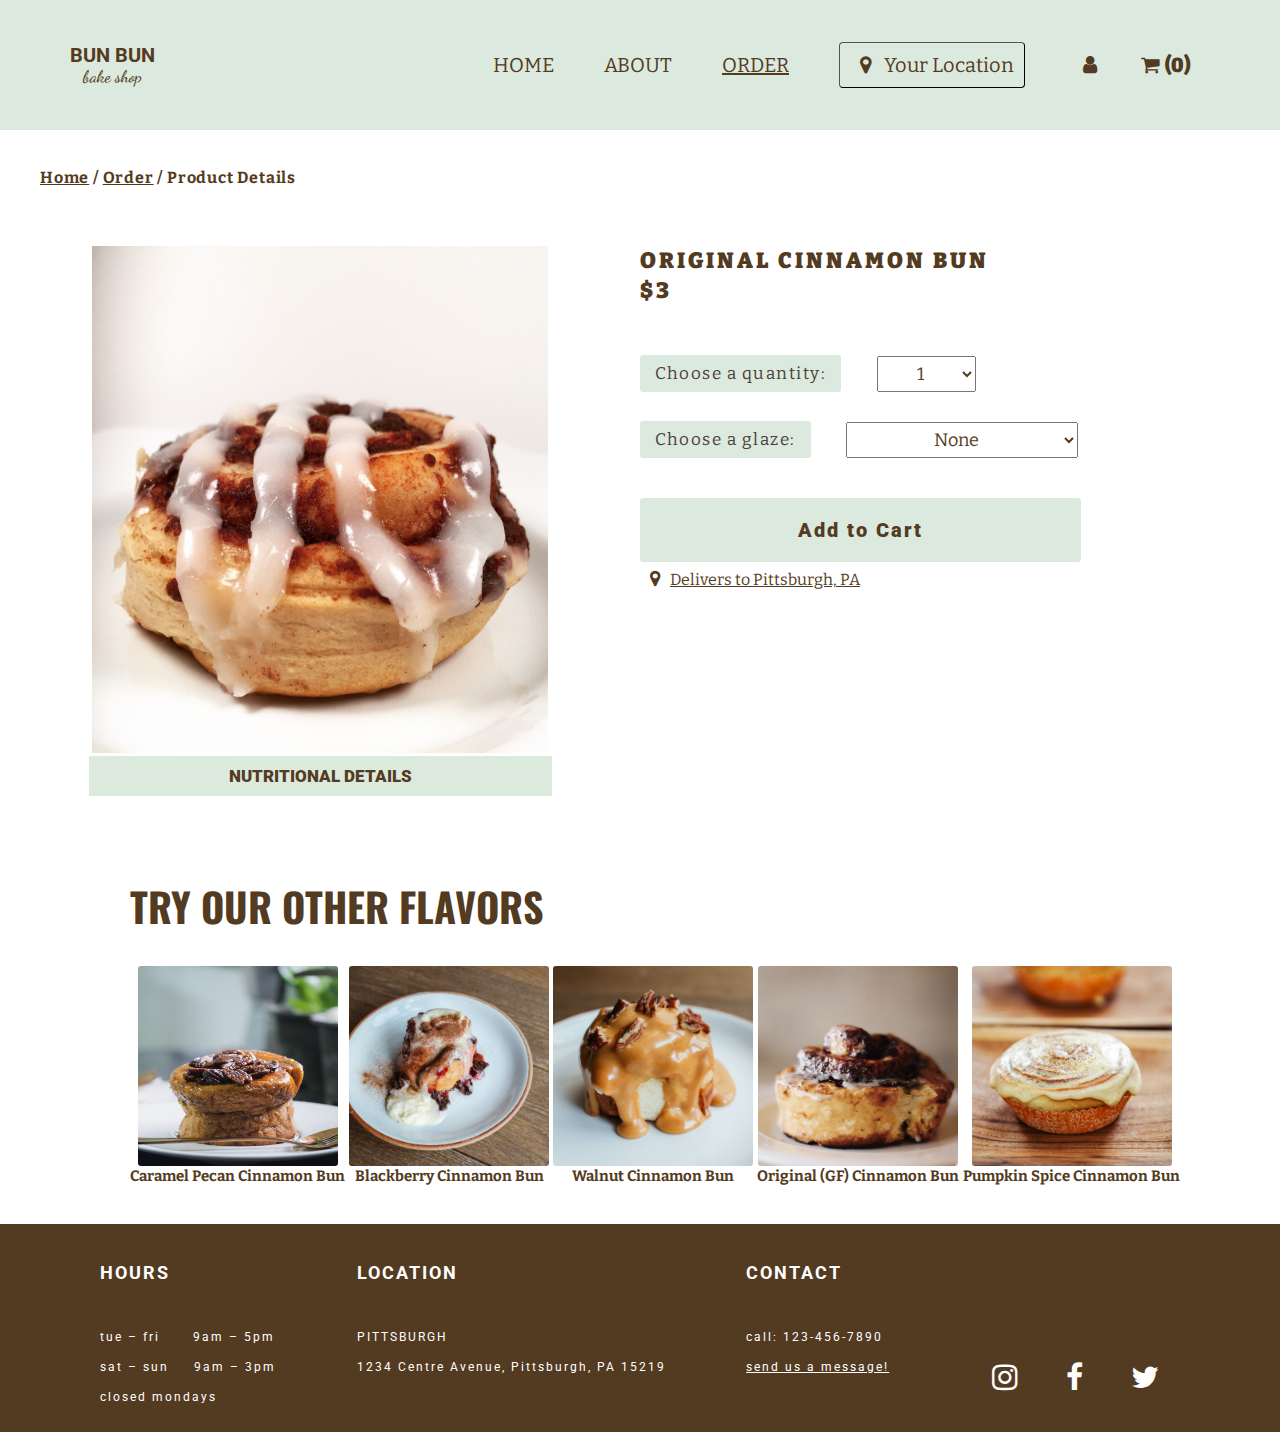
<file: original_details.html>
<!DOCTYPE html>
<html lang="en">
    <head>
        <meta charset="utf-8">
        <meta name="viewport" content="width=device-width, initial-scale=1.0">
        <link rel="preconnect" href="https://fonts.googleapis.com">
        <link rel="preconnect" href="https://fonts.gstatic.com" crossorigin>
        <link href="https://fonts.googleapis.com/css2?family=Bitter&display=swap" rel="stylesheet">
        <link href="https://fonts.googleapis.com/css2?family=Dancing+Script&display=swap" rel="stylesheet">
        <link href="https://fonts.googleapis.com/css2?family=Roboto&display=swap" rel="stylesheet">
        <link href="https://fonts.googleapis.com/css2?family=Oswald&display=swap" rel="stylesheet">
        <link rel="stylesheet" href="https://cdnjs.cloudflare.com/ajax/libs/font-awesome/4.7.0/css/font-awesome.min.css">
        <link rel="icon" href="images/favicon.png" type="image/x-icon">
        <link rel="stylesheet" type="text/css" href="html5reset.css">
        <link rel="stylesheet" type="text/css" href="style.css">
        <title>Bun Bun Bake Shop</title>
    </head>
    <body>
        <main class="details">
            <header>
                <nav>
                    <ul class="nav_bar">
                        <li id="nav_logo"><a href="index.html">BUN BUN <br><span>bake shop</span></a></li>
                        <li class="nav_item"><a href="index.html">HOME</a></li>
                        <li class="nav_item"><a href="about.html">ABOUT</a></li>
                        <li class="nav_item"><a class="active_page" href="browse.html">ORDER</a></li>
                        <li class="nav_item"><button id="location"><i class="fa fa-map-marker"></i> Your Location</button></li>
                        <li class="nav_item" id="nav_account"><a href="account.html"><i class="fa">&#xf007;</i></a></li>
                        <li class="nav_item"><button type="button" class="cart_btn"><i class="fa">&#xf07a;</i>(<span class="total-count"></span>)</button></li>
                    </ul>
                </nav>
            </header>
            <h3><a href="index.html">Home</a> / <a href="browse.html">Order</a> / Product Details</h3>
            <div class="product_details">
                <div class="left_side">
                    <img src="images/browse_image.jpg" alt="Original Bun">
                    <div class="details_dropdown">
                        <button onclick="myFunction()" class="dropbtn" id="original_nutrition">NUTRITIONAL DETAILS</button>
                        <div id="myDropdown" class="dropdown-content">
                            <h1>Ingredients</h1><br>
                            <p>
                                active dry yeast, milk, sugar, butter, eggs, flour, brown sugar, cinnamon, powdered sugar,
                                cream cheese, vanilla extract, salt
                            </p>
                            <br>
                            <h1>Nutrition Facts</h1><br>
                            <p>
                                calories: 493kcal | 
                                saturated fat: 11g | 
                                carbohydrates: 76g | <br>
                                sugar: 42g
                            </p>
                        </div>
                    </div>
                </div>
                <div class="right_side">
                    <h1>ORIGINAL CINNAMON BUN<br>$3</h1>
                    <div class="quantity_select">
                        <label for="quantity">Choose a quantity:</label>
                        <select name="quantity" id="quantity">
                            <option value="1">1</option>
                            <option value="3">3</option>
                            <option value="6">6</option>
                            <option value="12">12</option>
                        </select>
                    </div>
                    <div class="glaze_select">
                        <label for="glaze">Choose a glaze:</label>
                        <select name="glaze" id="glaze">
                            <option text="none">None</option>
                            <option text="sugar_milk">Sugar-Milk</option>
                            <option text="vanilla_milk">Vanilla-Milk</option>
                            <option text="chocolate">Double-Chocolate</option>
                        </select>
                    </div>
                    <button data-name="Original Cinnamon Bun" data-price="3.00" class="add-to-cart">Add to Cart</button>
                    <p id="delivers_to"><i class="fa fa-map-marker"></i>Delivers to Pittsburgh, PA</p>
                    <div class="adc_popup">
                        <p id="popupText">Added to cart!</p>
                    </div>
                </div>
            </div>

            <div class="other_flavors">
                <h1>TRY OUR OTHER FLAVORS</h1>
                <div class="slideshow">
                    <div class="individual" id="caramel">
                        <img src="images/caramel_pecan_bun.jpg" alt="Caramel Pecan Bun">
                        <p>Caramel Pecan Cinnamon Bun</p>
                    </div>
                    <div class="individual" id="blackberry">
                        <img src="images/blackberry.jpg" alt="Blackberry Bun">
                        <p>Blackberry Cinnamon Bun</p>
                    </div>
                    <div class="individual" id="walnut">
                        <img src="images/walnut.jpg" alt="Walnut Bun">
                        <p>Walnut Cinnamon Bun</p>
                    </div>
                    <div class="individual" id="gf">
                        <img src="images/original_gf.jpg" alt="Original GF Bun">
                        <p>Original (GF) Cinnamon Bun</p>
                    </div>
                    <div class="individual" id="ps">
                        <img src="images/pumpkin_spice.jpg" alt="Pumpkin Spice Bun">
                        <p>Pumpkin Spice Cinnamon Bun</p>
                    </div>
                </div>
            </div>
            <!-- <script>
                function myFunction() {
                    document.getElementById("myDropdown").classList.toggle("show");
            }

            // Close the dropdown menu if the user clicks outside of it
            window.onclick = function(event) {
                if (!event.target.matches('.dropbtn')) {
                    var dropdowns = document.getElementsByClassName("dropdown-content");
                    var i;
                    for (i = 0; i < dropdowns.length; i++) {
                        var openDropdown = dropdowns[i];
                        if (openDropdown.classList.contains('show')) {
                            openDropdown.classList.remove('show');
                        }
                    }
                }
            }

            document.querySelector('.dropbtn').addEventListener('click', () => {
                document.querySelector('.dropbtn').classList.add('details_styling');
            }); 

            document.querySelector('#add_to_cart').onclick = function() {
                location.href = "#cart_popup"
            }

            document.querySelector('#caramel').onclick = function() {
                location.href = "details.html"
            }

            document.querySelector('#blackberry').onclick = function() {
                location.href = "blackberry_details.html"
            }

            document.querySelector('#walnut').onclick = function() {
                location.href = "walnut_details.html"
            }

            document.querySelector('#gf').onclick = function() {
                location.href = "original_gf_details.html"
            }

            document.querySelector('#ps').onclick = function() {
                location.href = "pumpkin_details.html"
            }

        </script> -->
        </main>
        <footer>
            <div class="hours">
                <h3>HOURS</h3>
                <p>tue – fri <span class="tab"></span>9am – 5pm</p>
                <p>sat – sun <span class="tab_2"></span>9am – 3pm</p>
                <p>closed mondays</p>
            </div>
            <div class="location">
                <h3>LOCATION</h3>
                <p>PITTSBURGH</p>
                <p>1234 Centre Avenue, Pittsburgh, PA 15219</p>
            </div>
            <div class="contact">
                <h3>CONTACT</h3>
                <p>call: 123-456-7890</p>
                <a href="contact.html">send us a message!</a>
            </div>
            <ul>
                <li><a href="#" class="fa fa-instagram"></a></li>
                <li><a href="#" class="fa fa-facebook"></a></li>
                <li><a href="#" class="fa fa-twitter"></a></li>
            </ul>
        </footer>
    <script src="bakeshop.js"></script>
    </body>
</html>
</file>
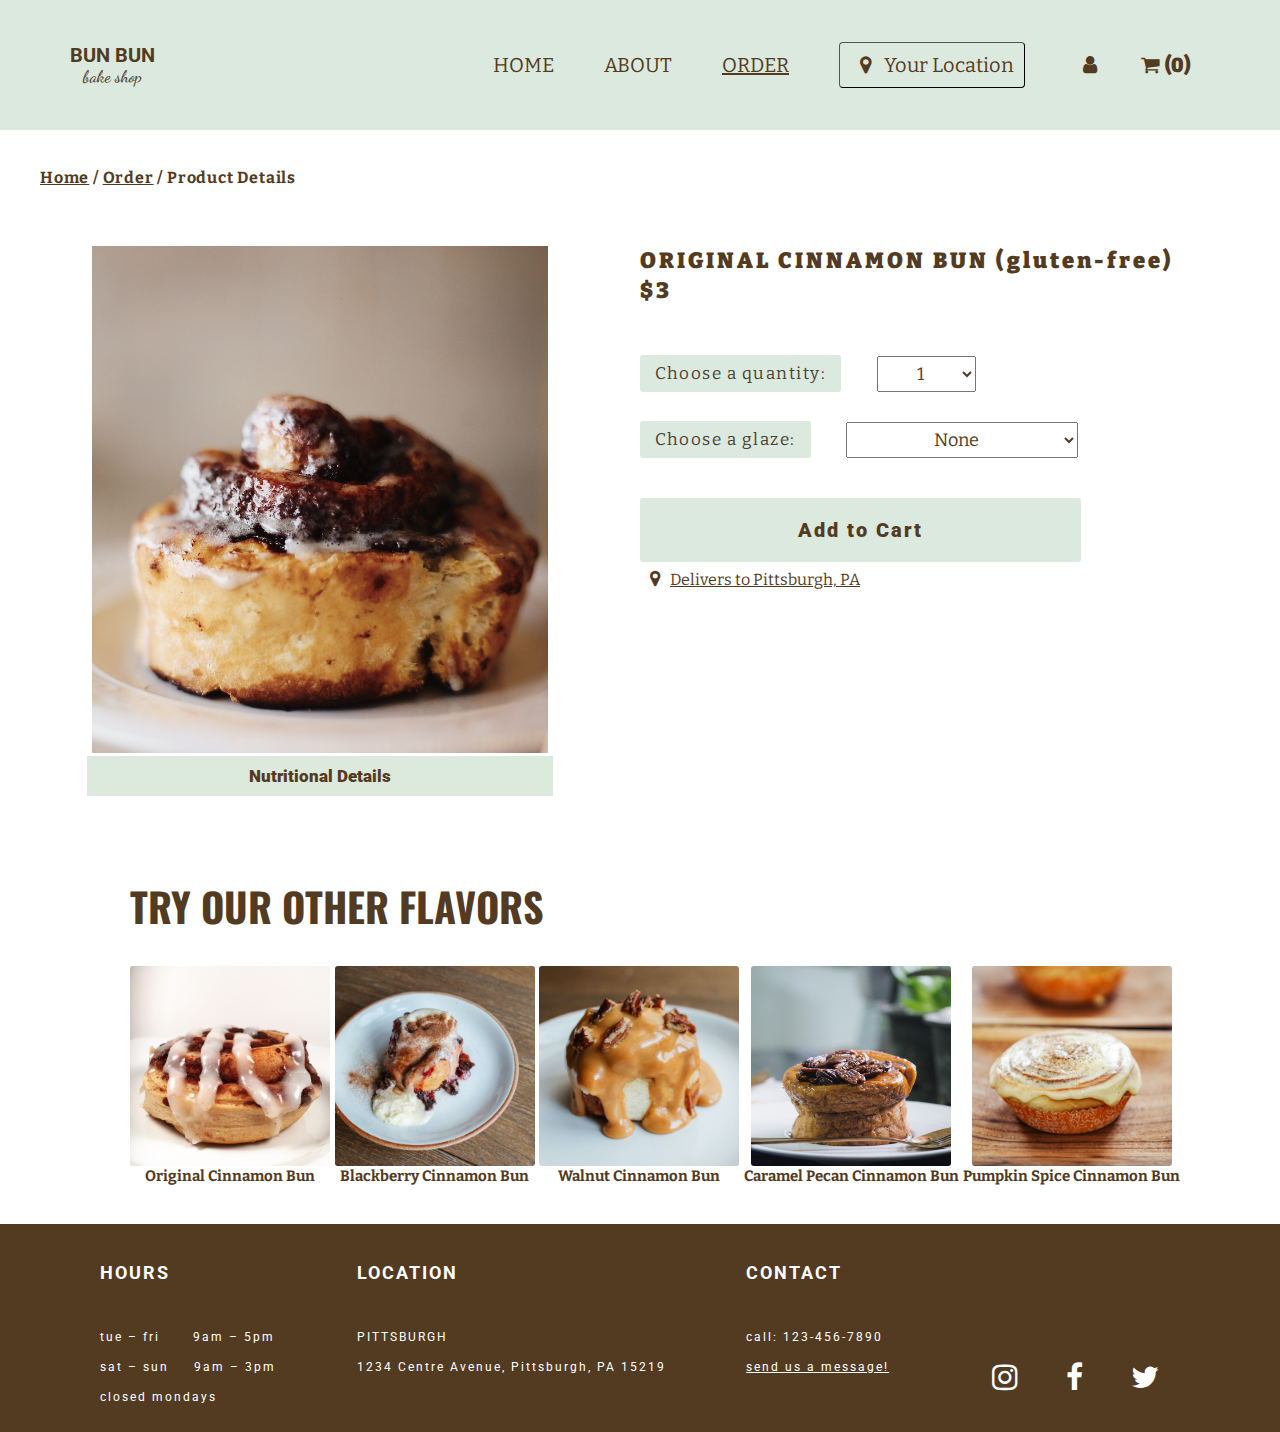
<file: original_gf_details.html>
<!DOCTYPE html>
<html lang="en">
    <head>
        <meta charset="utf-8">
        <meta name="viewport" content="width=device-width, initial-scale=1.0">
        <link rel="preconnect" href="https://fonts.googleapis.com">
        <link rel="preconnect" href="https://fonts.gstatic.com" crossorigin>
        <link href="https://fonts.googleapis.com/css2?family=Bitter&display=swap" rel="stylesheet">
        <link href="https://fonts.googleapis.com/css2?family=Dancing+Script&display=swap" rel="stylesheet">
        <link href="https://fonts.googleapis.com/css2?family=Roboto&display=swap" rel="stylesheet">
        <link href="https://fonts.googleapis.com/css2?family=Oswald&display=swap" rel="stylesheet">
        <link rel="stylesheet" href="https://cdnjs.cloudflare.com/ajax/libs/font-awesome/4.7.0/css/font-awesome.min.css">
        <link rel="icon" href="images/favicon.png" type="image/x-icon">
        <link rel="stylesheet" type="text/css" href="html5reset.css">
        <link rel="stylesheet" type="text/css" href="style.css">
        <title>Bun Bun Bake Shop</title>
    </head>
    <body>
        <main class="details">
            <header>
                <nav>
                    <ul class="nav_bar">
                        <li id="nav_logo"><a href="index.html">BUN BUN <br><span>bake shop</span></a></li>
                        <li class="nav_item"><a href="index.html">HOME</a></li>
                        <li class="nav_item"><a href="about.html">ABOUT</a></li>
                        <li class="nav_item"><a class="active_page" href="browse.html">ORDER</a></li>
                        <li class="nav_item"><button id="location"><i class="fa fa-map-marker"></i> Your Location</button></li>
                        <li class="nav_item" id="nav_account"><a href="account.html"><i class="fa">&#xf007;</i></a></li>
                        <li class="nav_item"><button type="button" class="cart_btn"><i class="fa">&#xf07a;</i>(<span class="total-count"></span>)</button></li>
                    </ul>
                </nav>
            </header>
            <h3><a href="index.html">Home</a> / <a href="browse.html">Order</a> / Product Details</h3>
            <div class="product_details">
                <div class="left_side">
                    <img src="images/original_gf.jpg" alt="Original GF Bun">
                    <div class="details_dropdown">
                        <button onclick="myFunction()" class="dropbtn">Nutritional Details</button>
                        <div id="myDropdown" class="dropdown-content">
                            <h1>Ingredients</h1><br>
                            <p>
                                flour, milk, active dry yeast, cream of tartar, baking soda, light brown sugar, kosher salt, 
                                apple cider vinegar, butter, eggs, water, ground cinnamon, powdered sugar, vanilla extract
                            </p>
                            <br>
                            <h1>Nutrition Facts</h1><br>
                            <p>
                                calories: 536kcal | 
                                saturated fat: 15g | 
                                carbohydrates: 74g | <br>
                                sugar: 47g
                            </p>
                        </div>
                    </div>
                </div>
                <div class="right_side">
                    <h1>ORIGINAL CINNAMON BUN (gluten-free)<br>$3</h1>
                    <div class="quantity_select">
                        <label for="quantity">Choose a quantity:</label>
                        <select name="quantity" id="quantity">
                        <option value="1">1</option>
                        <option value="3">3</option>
                        <option value="6">6</option>
                        <option value="12">12</option>
                    </select>
                    </div>
                    <div class="glaze_select">
                        <label for="glaze">Choose a glaze:</label>
                        <select name="glaze" id="glaze">
                            <option text="none">None</option>
                            <option text="sugar_milk">Sugar-Milk</option>
                            <option text="vanilla_milk">Vanilla-Milk</option>
                            <option text="chocolate">Double-Chocolate</option>
                        </select>
                    </div>
                    <button data-name="Original (GF) Cinnamon Bun" data-price="3.00" class="add-to-cart">Add to Cart</button>
                    <p id="delivers_to"><i class="fa fa-map-marker"></i>Delivers to Pittsburgh, PA</p>
                    <div class="adc_popup">
                        <p id="popupText">Added to cart!</p>
                    </div>
                </div>
            </div>
            <div class="other_flavors">
                <h1>TRY OUR OTHER FLAVORS</h1>
                <div class="slideshow">
                    <div class="individual" id="orig">
                        <img src="images/browse_image.jpg" alt="Original Bun">
                        <p>Original Cinnamon Bun</p>
                    </div>
                    <div class="individual" id="blackberry">
                        <img src="images/blackberry.jpg" alt="Blackberry Bun">
                        <p>Blackberry Cinnamon Bun</p>
                    </div>
                    <div class="individual" id="walnut">
                        <img src="images/walnut.jpg" alt="Walnut Bun">
                        <p>Walnut Cinnamon Bun</p>
                    </div>
                    <div class="individual" id="caramel">
                        <img src="images/caramel_pecan_bun.jpg" alt="Caramel Pecan Bun">
                        <p>Caramel Pecan Cinnamon Bun</p>
                    </div>
                    <div class="individual" id="ps">
                        <img src="images/pumpkin_spice.jpg" alt="Pumpkin Spice Bun">
                        <p>Pumpkin Spice Cinnamon Bun</p>
                    </div>
                </div>
            </div>
        <!-- <script>
            function myFunction() {
                document.getElementById("myDropdown").classList.toggle("show");
            }

            // Close the dropdown menu if the user clicks outside of it
            window.onclick = function(event) {
                if (!event.target.matches('.dropbtn')) {
                    var dropdowns = document.getElementsByClassName("dropdown-content");
                    var i;
                    for (i = 0; i < dropdowns.length; i++) {
                        var openDropdown = dropdowns[i];
                        if (openDropdown.classList.contains('show')) {
                            openDropdown.classList.remove('show');
                        }
                    }
                }
            }

            document.querySelector('.dropbtn').addEventListener('click', () => {
                document.querySelector('.dropbtn').classList.add('details_styling');
            }); 

            document.querySelector('#add_to_cart').onclick = function() {
                location.href = "#cart_popup"
            }

            document.querySelector('#orig').onclick = function() {
                location.href = "original_details.html"
            }

            document.querySelector('#blackberry').onclick = function() {
                location.href = "blackberry_details.html"
            }

            document.querySelector('#walnut').onclick = function() {
                location.href = "walnut_details.html"
            }

            document.querySelector('#caramel').onclick = function() {
                location.href = "details.html"
            }

            document.querySelector('#ps').onclick = function() {
                location.href = "pumpkin_details.html"
            }

        </script> -->
        </main>
        <footer>
            <div class="hours">
                <h3>HOURS</h3>
                <p>tue – fri <span class="tab"></span>9am – 5pm</p>
                <p>sat – sun <span class="tab_2"></span>9am – 3pm</p>
                <p>closed mondays</p>
            </div>
            <div class="location">
                <h3>LOCATION</h3>
                <p>PITTSBURGH</p>
                <p>1234 Centre Avenue, Pittsburgh, PA 15219</p>
            </div>
            <div class="contact">
                <h3>CONTACT</h3>
                <p>call: 123-456-7890</p>
                <a href="contact.html">send us a message!</a>
            </div>
            <ul>
                <li><a href="#" class="fa fa-instagram"></a></li>
                <li><a href="#" class="fa fa-facebook"></a></li>
                <li><a href="#" class="fa fa-twitter"></a></li>
            </ul>
        </footer>
    <script src="bakeshop.js"></script>
    </body>
</html>
</file>
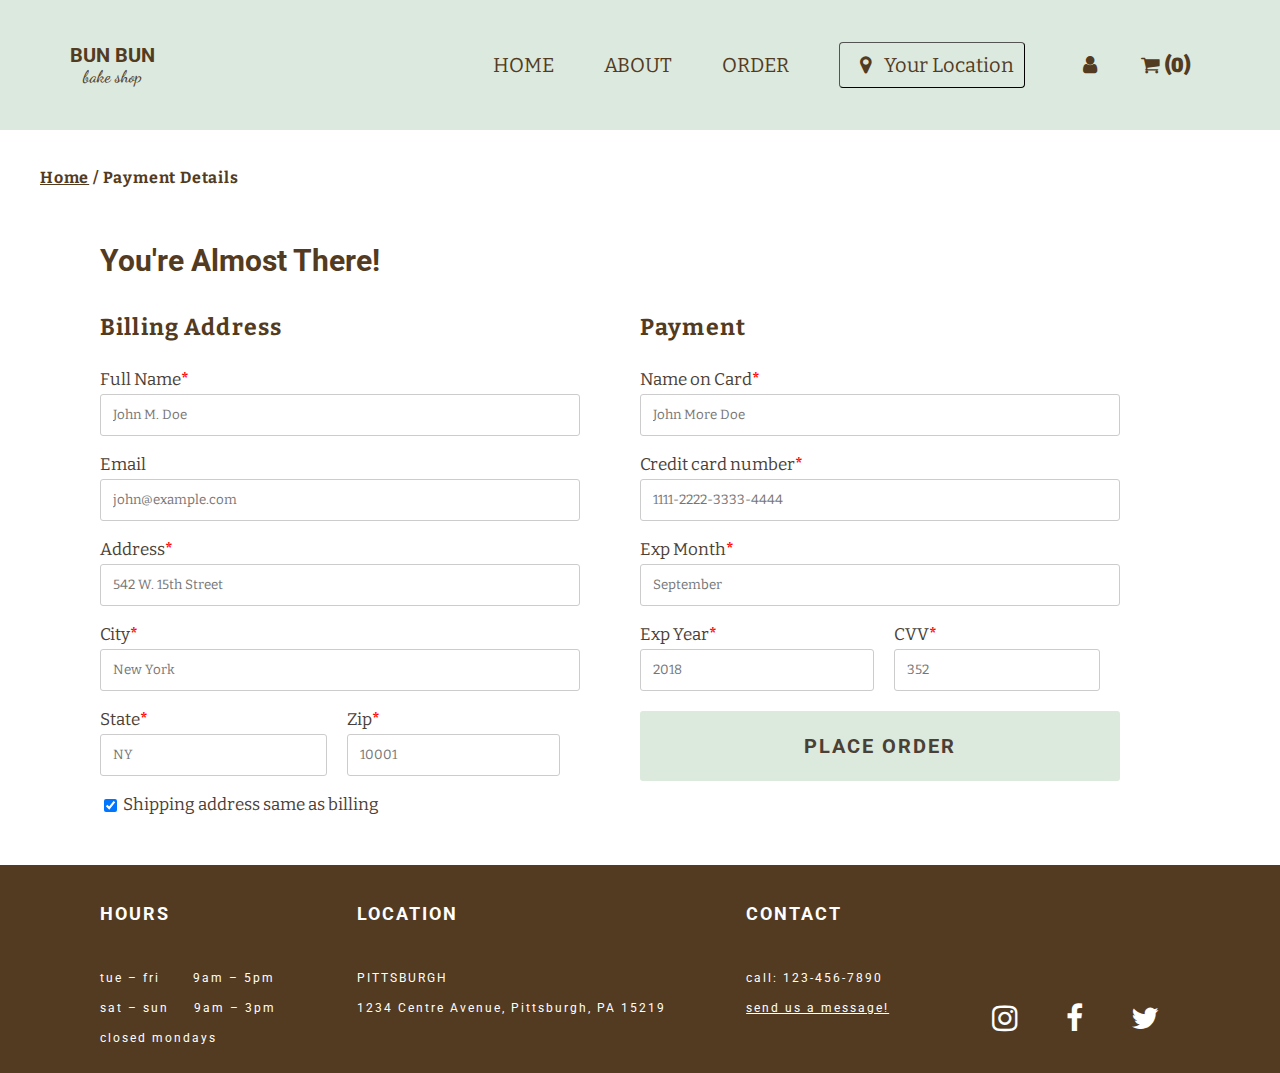
<file: payment.html>
<!DOCTYPE html>
<html lang="en">
    <head>
        <meta charset="utf-8">
        <meta name="viewport" content="width=device-width, initial-scale=1.0">
        <link rel="preconnect" href="https://fonts.googleapis.com">
        <link rel="preconnect" href="https://fonts.gstatic.com" crossorigin>
        <link href="https://fonts.googleapis.com/css2?family=Bitter&display=swap" rel="stylesheet">
        <link href="https://fonts.googleapis.com/css2?family=Dancing+Script&display=swap" rel="stylesheet">
        <link href="https://fonts.googleapis.com/css2?family=Roboto&display=swap" rel="stylesheet">
        <link href="https://fonts.googleapis.com/css2?family=Oswald&display=swap" rel="stylesheet">
        <link rel="stylesheet" href="https://cdnjs.cloudflare.com/ajax/libs/font-awesome/4.7.0/css/font-awesome.min.css">
        <link rel="icon" href="images/favicon.png" type="image/x-icon">
        <link rel="stylesheet" type="text/css" href="html5reset.css">
        <link rel="stylesheet" type="text/css" href="style.css">
        <title>Bun Bun Bake Shop</title>
    </head>
    <body>
        <main class="payment">
            <header>
                <nav>
                    <ul class="nav_bar">
                      <li id="nav_logo"><a href="index.html">BUN BUN <br><span>bake shop</span></a></li>
                        <li class="nav_item"><a href="index.html">HOME</a></li>
                        <li class="nav_item"><a href="about.html">ABOUT</a></li>
                        <li class="nav_item"><a href="browse.html">ORDER</a></li>
                        <li class="nav_item"><button id="location"><i class="fa fa-map-marker"></i> Your Location</button></li>
                        <li class="nav_item" id="nav_account"><a href="account.html"><i class="fa">&#xf007;</i></a></li>
                        <li class="nav_item"><button type="button" class="cart_btn"><i class="fa">&#xf07a;</i>(<span class="total-count"></span>)</button></li>
                    </ul>
                </nav>
            </header>
            <h3><a href="index.html">Home</a> / Payment Details</h3>
            <!--Referenced from https://www.w3schools.com/howto/howto_css_checkout_form.asp-->
            <div class="row">
                <div class="payment_info">
                  <div class="container">
                    <form action="/action_page.php">
                      <h4>You're Almost There!</h4>
                      <div class="row">
                        <div class="checkout_col1">
                          <h3>Billing Address</h3>
                          <br><br>
                          <label for="fname">Full Name<span class="required">*</span></label>
                          <input type="text" id="fname" name="firstname" placeholder="John M. Doe">
                          <label for="email">Email</label>
                          <input type="text" id="email" name="email" placeholder="john@example.com">
                          <label for="adr">Address<span class="required">*</span></label>
                          <input type="text" id="adr" name="address" placeholder="542 W. 15th Street">
                          <label for="city">City<span class="required">*</span></label>
                          <input type="text" id="city" name="city" placeholder="New York">
              
                          <div class="row">
                            <div class="col-50">
                              <label for="state">State<span class="required">*</span></label>
                              <input type="text" id="state" name="state" placeholder="NY">
                            </div>
                            <div class="col-50">
                              <label for="zip">Zip<span class="required">*</span></label>
                              <input type="text" id="zip" name="zip" placeholder="10001">
                            </div>
                          </div>
                          <label>
                            <input type="checkbox" checked="checked" name="sameadr"> Shipping address same as billing
                          </label>
                        </div>
                        <div class="checkout_col2">
                          <h3>Payment</h3>
                          <br><br>
                          <label for="cname">Name on Card<span class="required">*</span></label>
                          <input type="text" id="cname" name="cardname" placeholder="John More Doe">
                          <label for="ccnum">Credit card number<span class="required">*</span></label>
                          <input type="text" id="ccnum" name="cardnumber" placeholder="1111-2222-3333-4444">
                          <label for="expmonth">Exp Month<span class="required">*</span></label>
                          <input type="text" id="expmonth" name="expmonth" placeholder="September">
                          <div class="row">
                            <div class="col-50">
                              <label for="expyear">Exp Year<span class="required">*</span></label>
                              <input type="text" id="expyear" name="expyear" placeholder="2018">
                            </div>
                            <div class="col-50">
                              <label for="cvv">CVV<span class="required">*</span></label>
                              <input type="text" id="cvv" name="cvv" placeholder="352">
                            </div>
                          </div>
                          <input type="submit" value="PLACE ORDER" class="place_order_btn">
                        </div>
                    </form>
                  </div>
                </div>
            </div>
        </main>
        <footer>
            <div class="hours">
                <h3>HOURS</h3>
                <p>tue – fri <span class="tab"></span>9am – 5pm</p>
                <p>sat – sun <span class="tab_2"></span>9am – 3pm</p>
                <p>closed mondays</p>
            </div>
            <div class="location">
                <h3>LOCATION</h3>
                <p>PITTSBURGH</p>
                <p>1234 Centre Avenue, Pittsburgh, PA 15219</p>
            </div>
            <div class="contact">
                <h3>CONTACT</h3>
                <p>call: 123-456-7890</p>
                <a href="contact.html">send us a message!</a>
            </div>
            <ul>
                <li><a href="#" class="fa fa-instagram"></a></li>
                <li><a href="#" class="fa fa-facebook"></a></li>
                <li><a href="#" class="fa fa-twitter"></a></li>
            </ul>
        </footer>
    <script src="bakeshop.js"></script>
    </body>
</html>
</file>
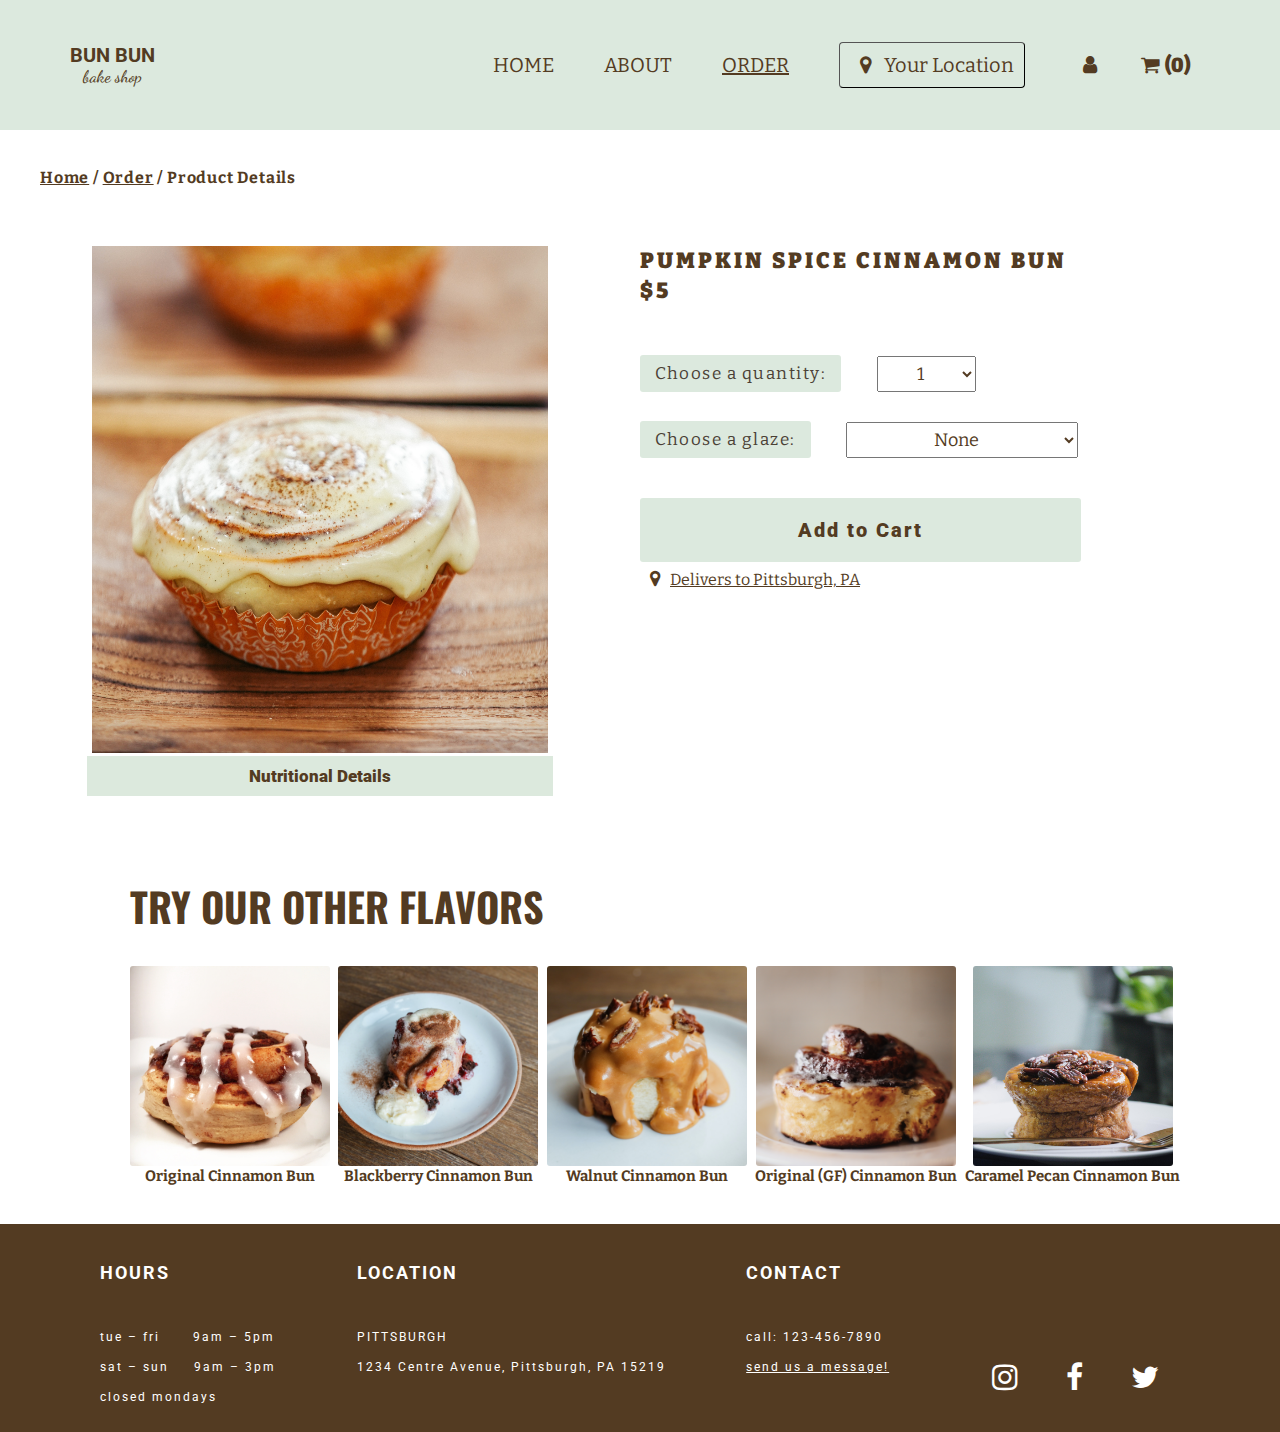
<file: pumpkin_details.html>
<!DOCTYPE html>
<html lang="en">
    <head>
        <meta charset="utf-8">
        <meta name="viewport" content="width=device-width, initial-scale=1.0">
        <link rel="preconnect" href="https://fonts.googleapis.com">
        <link rel="preconnect" href="https://fonts.gstatic.com" crossorigin>
        <link href="https://fonts.googleapis.com/css2?family=Bitter&display=swap" rel="stylesheet">
        <link href="https://fonts.googleapis.com/css2?family=Dancing+Script&display=swap" rel="stylesheet">
        <link href="https://fonts.googleapis.com/css2?family=Roboto&display=swap" rel="stylesheet">
        <link href="https://fonts.googleapis.com/css2?family=Oswald&display=swap" rel="stylesheet">
        <link rel="stylesheet" href="https://cdnjs.cloudflare.com/ajax/libs/font-awesome/4.7.0/css/font-awesome.min.css">
        <link rel="icon" href="images/favicon.png" type="image/x-icon">
        <link rel="stylesheet" type="text/css" href="html5reset.css">
        <link rel="stylesheet" type="text/css" href="style.css">
        <title>Bun Bun Bake Shop</title>
    </head>
    <body>
        <main class="details">
            <header>
                <nav>
                    <ul class="nav_bar">
                        <li id="nav_logo"><a href="index.html">BUN BUN <br><span>bake shop</span></a></li>
                        <li class="nav_item"><a href="index.html">HOME</a></li>
                        <li class="nav_item"><a href="about.html">ABOUT</a></li>
                        <li class="nav_item"><a class="active_page" href="browse.html">ORDER</a></li>
                        <li class="nav_item"><button id="location"><i class="fa fa-map-marker"></i> Your Location</button></li>
                        <li class="nav_item" id="nav_account"><a href="account.html"><i class="fa">&#xf007;</i></a></li>
                        <li class="nav_item"><button type="button" class="cart_btn"><i class="fa">&#xf07a;</i>(<span class="total-count"></span>)</button></li>
                    </ul>
                </nav>
            </header>
            <h3><a href="index.html">Home</a> / <a href="browse.html">Order</a> / Product Details</h3>
            <div class="product_details">
                <div class="left_side">
                    <img src="images/pumpkin_spice.jpg" alt="Pumpkin Spice Bun">
                    <div class="details_dropdown">
                        <button onclick="myFunction()" class="dropbtn">Nutritional Details</button>
                        <div id="myDropdown" class="dropdown-content">
                            <h1>Ingredients</h1><br>
                            <p>
                            Lorem ipsum dolor sit amet, consectetur adipiscing elit, sed do eiusmod tempor 
                            incididunt ut labore et dolore magna aliqua. Ut enim ad minim veniam, quis nostrud 
                            exercitation ullamco laboris nisi ut aliquip ex ea commodo consequat. Duis aute irure 
                            dolor in reprehenderit in voluptate velit esse cillum dolore eu fugiat nulla pariatur. 
                            Excepteur sint occaecat cupidatat non proident, sunt in culpa qui officia deserunt mollit anim id est laborum.
                          </p>
                          <br>
                          <h1>Nutrition Facts</h1><br>
                          <p>
                            Lorem ipsum dolor sit amet, consectetur adipiscing elit, sed do eiusmod tempor 
                            incididunt ut labore et dolore magna aliqua. Ut enim ad minim veniam, quis nostrud 
                            exercitation ullamco laboris nisi ut aliquip ex ea commodo consequat. Duis aute irure 
                            dolor in reprehenderit in voluptate velit esse cillum dolore eu fugiat nulla pariatur. 
                            Excepteur sint occaecat cupidatat non proident, sunt in culpa qui officia deserunt mollit anim id est laborum.
                          </p>
                        </div>
                    </div>
                </div>
                <div class="right_side">
                    <h1>PUMPKIN SPICE CINNAMON BUN<br>$5</h1>
                    <div class="quantity_select">
                        <label for="quantity">Choose a quantity:</label>
                        <select name="quantity" id="quantity">
                        <option value="1">1</option>
                        <option value="3">3</option>
                        <option value="6">6</option>
                        <option value="12">12</option>
                    </select>
                    </div>
                    <div class="glaze_select">
                        <label for="glaze">Choose a glaze:</label>
                        <select name="glaze" id="glaze">
                            <option text="none">None</option>
                            <option text="sugar_milk">Sugar-Milk</option>
                            <option text="vanilla_milk">Vanilla-Milk</option>
                            <option text="chocolate">Double-Chocolate</option>
                        </select>
                    </div>
                    <button data-name="Pumpkin Spice Cinnamon Bun" data-price="5.00" class="add-to-cart">Add to Cart</button>
                    <p id="delivers_to"><i class="fa fa-map-marker"></i>Delivers to Pittsburgh, PA</p>
                    <div class="adc_popup">
                        <p id="popupText">Added to cart!</p>
                    </div>
                </div>
            </div>
            <div class="other_flavors">
                <h1>TRY OUR OTHER FLAVORS</h1>
                <div class="slideshow">
                    <div class="individual" id="orig">
                        <img src="images/browse_image.jpg" alt="Original Bun">
                        <p>Original Cinnamon Bun</p>
                    </div>
                    <div class="individual" id="blackberry">
                        <img src="images/blackberry.jpg" alt="Blackberry Bun">
                        <p>Blackberry Cinnamon Bun</p>
                    </div>
                    <div class="individual" id="walnut">
                        <img src="images/walnut.jpg" alt="Walnut Bun">
                        <p>Walnut Cinnamon Bun</p>
                    </div>
                    <div class="individual" id="gf">
                        <img src="images/original_gf.jpg" alt="Original GF Bun">
                        <p>Original (GF) Cinnamon Bun</p>
                    </div>
                    <div class="individual" id="caramel">
                        <img src="images/caramel_pecan_bun.jpg" alt="Caramel Pecan Bun">
                        <p>Caramel Pecan Cinnamon Bun</p>
                    </div>
                </div>
            </div>
        </main>
        <footer>
            <div class="hours">
                <h3>HOURS</h3>
                <p>tue – fri <span class="tab"></span>9am – 5pm</p>
                <p>sat – sun <span class="tab_2"></span>9am – 3pm</p>
                <p>closed mondays</p>
            </div>
            <div class="location">
                <h3>LOCATION</h3>
                <p>PITTSBURGH</p>
                <p>1234 Centre Avenue, Pittsburgh, PA 15219</p>
            </div>
            <div class="contact">
                <h3>CONTACT</h3>
                <p>call: 123-456-7890</p>
                <a href="contact.html">send us a message!</a>
            </div>
            <ul>
                <li><a href="#" class="fa fa-instagram"></a></li>
                <li><a href="#" class="fa fa-facebook"></a></li>
                <li><a href="#" class="fa fa-twitter"></a></li>
            </ul>
        </footer>
    <script src="bakeshop.js"></script>
    </body>
</html>
</file>
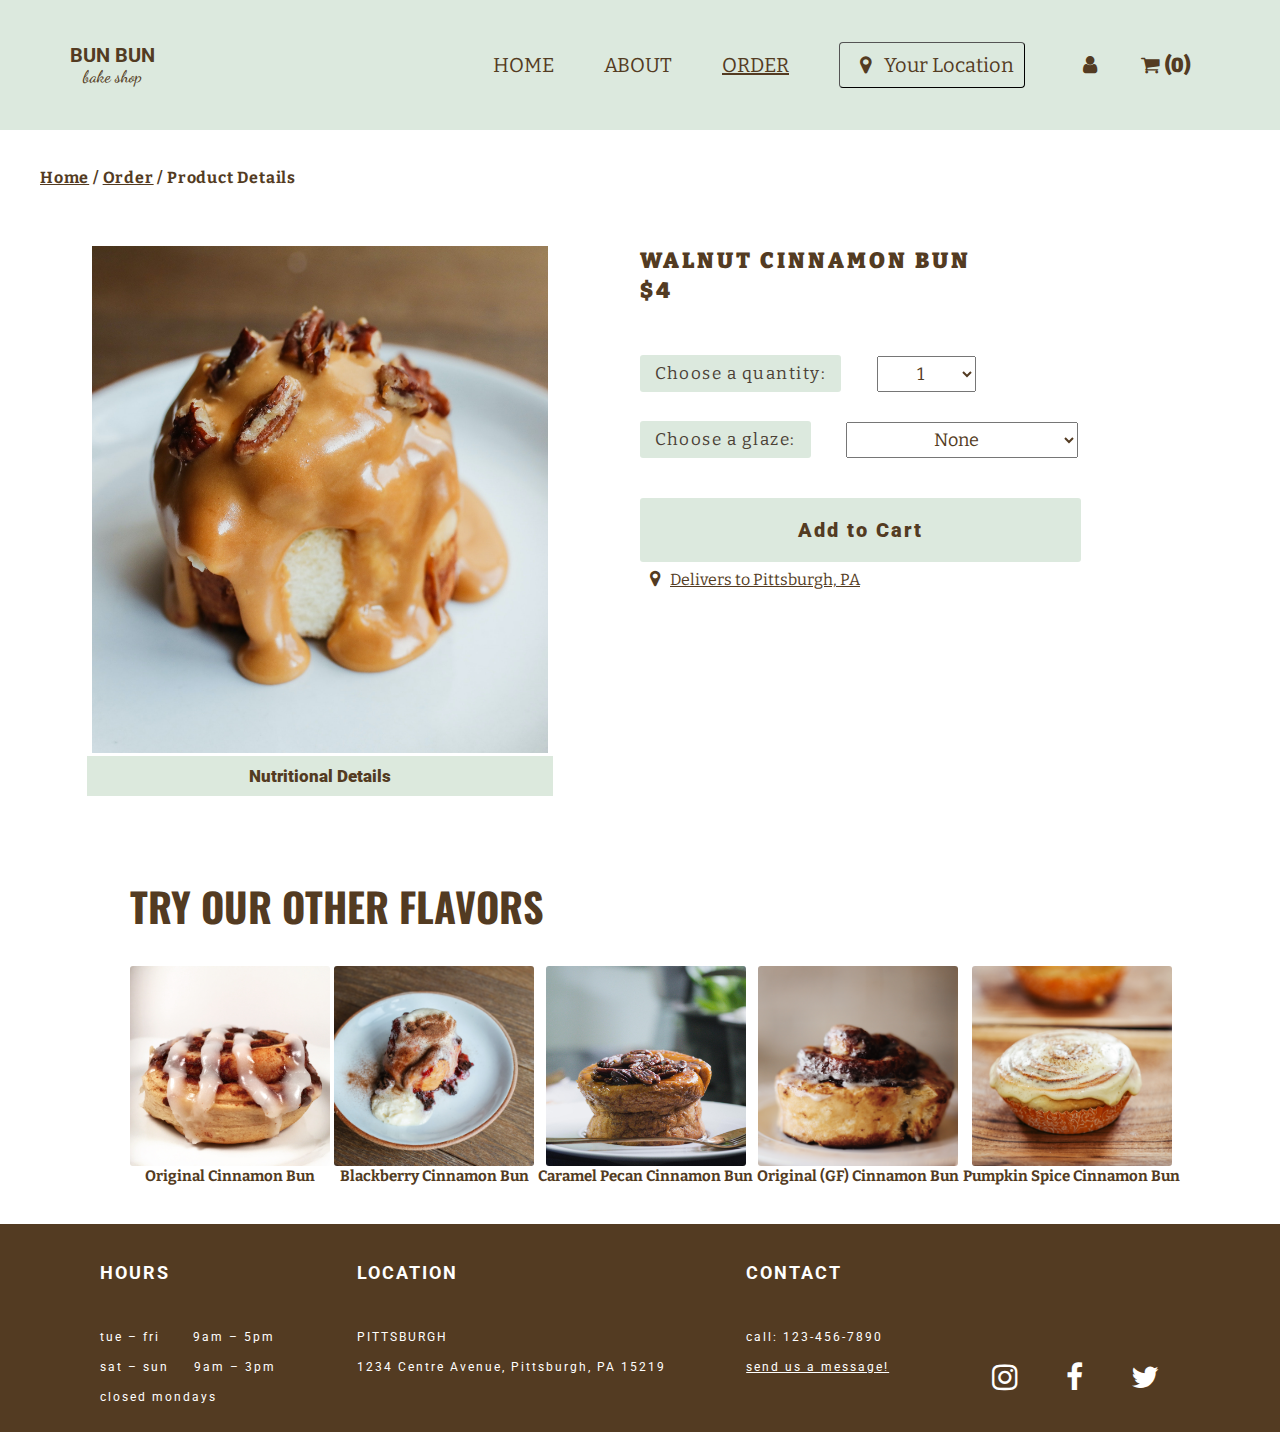
<file: walnut_details.html>
<!DOCTYPE html>
<html lang="en">
    <head>
        <meta charset="utf-8">
        <meta name="viewport" content="width=device-width, initial-scale=1.0">
        <link rel="preconnect" href="https://fonts.googleapis.com">
        <link rel="preconnect" href="https://fonts.gstatic.com" crossorigin>
        <link href="https://fonts.googleapis.com/css2?family=Bitter&display=swap" rel="stylesheet">
        <link href="https://fonts.googleapis.com/css2?family=Dancing+Script&display=swap" rel="stylesheet">
        <link href="https://fonts.googleapis.com/css2?family=Roboto&display=swap" rel="stylesheet">
        <link href="https://fonts.googleapis.com/css2?family=Oswald&display=swap" rel="stylesheet">
        <link rel="stylesheet" href="https://cdnjs.cloudflare.com/ajax/libs/font-awesome/4.7.0/css/font-awesome.min.css">
        <link rel="icon" href="images/favicon.png" type="image/x-icon">
        <link rel="stylesheet" type="text/css" href="html5reset.css">
        <link rel="stylesheet" type="text/css" href="style.css">
        <title>Bun Bun Bake Shop</title>
    </head>
    <body>
        <main class="details">
            <header>
                <nav>
                    <ul class="nav_bar">
                        <li id="nav_logo"><a href="index.html">BUN BUN <br><span>bake shop</span></a></li>
                        <li class="nav_item"><a href="index.html">HOME</a></li>
                        <li class="nav_item"><a href="about.html">ABOUT</a></li>
                        <li class="nav_item"><a class="active_page" href="browse.html">ORDER</a></li>
                        <li class="nav_item"><button id="location"><i class="fa fa-map-marker"></i> Your Location</button></li>
                        <li class="nav_item" id="nav_account"><a href="account.html"><i class="fa">&#xf007;</i></a></li>
                        <li class="nav_item"><button type="button" class="cart_btn"><i class="fa">&#xf07a;</i>(<span class="total-count"></span>)</button></li>
                    </ul>
                </nav>
            </header>
            <h3><a href="index.html">Home</a> / <a href="browse.html">Order</a> / Product Details</h3>
            <div class="product_details">
                <div class="left_side">
                    <img src="images/walnut.jpg" alt="Walnut Bun">
                    <div class="details_dropdown">
                        <button onclick="myFunction()" class="dropbtn">Nutritional Details</button>
                        <div id="myDropdown" class="dropdown-content">
                            <h1>Ingredients</h1><br>
                            <p>
                                active dry yeast, milk, sugar, butter, eggs, flour, brown sugar, ground cinnamon, honey,
                                chopped walnuts, salt, water
                            </p>
                            <br>
                            <h1>Nutrition Facts</h1><br>
                            <p>
                                calories: 328kcal | 
                                saturated fat: 5g | 
                                carbohydrates: 55g | <br>
                                sugar: 29g
                            </p>
                        </div>
                    </div>
                </div>
                <div class="right_side">
                    <h1>WALNUT CINNAMON BUN<br>$4</h1>
                    <div class="quantity_select">
                        <label for="quantity">Choose a quantity:</label>
                        <select name="quantity" id="quantity">
                        <option value="1">1</option>
                        <option value="3">3</option>
                        <option value="6">6</option>
                        <option value="12">12</option>
                    </select>
                    </div>
                    <div class="glaze_select">
                        <label for="glaze">Choose a glaze:</label>
                        <select name="glaze" id="glaze">
                            <option text="none">None</option>
                            <option text="sugar_milk">Sugar-Milk</option>
                            <option text="vanilla_milk">Vanilla-Milk</option>
                            <option text="chocolate">Double-Chocolate</option>
                        </select>
                    </div>
                    <button data-name="Walnut Cinnamon Bun" data-price="4.00" class="add-to-cart">Add to Cart</button>
                    <p id="delivers_to"><i class="fa fa-map-marker"></i>Delivers to Pittsburgh, PA</p>
                    <div class="adc_popup">
                        <p id="popupText">Added to cart!</p>
                    </div>
                </div>
            </div>
            <div class="other_flavors">
                <h1>TRY OUR OTHER FLAVORS</h1>
                <div class="slideshow">
                    <div class="individual" id="orig">
                        <img src="images/browse_image.jpg" alt="Original Bun">
                        <p>Original Cinnamon Bun</p>
                    </div>
                    <div class="individual" id="blackberry">
                        <img src="images/blackberry.jpg" alt="Blackberry Bun">
                        <p>Blackberry Cinnamon Bun</p>
                    </div>
                    <div class="individual" id="caramel">
                        <img src="images/caramel_pecan_bun.jpg" alt="Caramel Pecan Bun">
                        <p>Caramel Pecan Cinnamon Bun</p>
                    </div>
                    <div class="individual" id="gf">
                        <img src="images/original_gf.jpg" alt="Original GF Bun">
                        <p>Original (GF) Cinnamon Bun</p>
                    </div>
                    <div class="individual" id="ps">
                        <img src="images/pumpkin_spice.jpg" alt="Pumpkin Spice Bun">
                        <p>Pumpkin Spice Cinnamon Bun</p>
                    </div>
                </div>
            </div>
        <!-- <script>
            function myFunction() {
                document.getElementById("myDropdown").classList.toggle("show");
            }

            // Close the dropdown menu if the user clicks outside of it
            window.onclick = function(event) {
                if (!event.target.matches('.dropbtn')) {
                    var dropdowns = document.getElementsByClassName("dropdown-content");
                    var i;
                    for (i = 0; i < dropdowns.length; i++) {
                        var openDropdown = dropdowns[i];
                        if (openDropdown.classList.contains('show')) {
                            openDropdown.classList.remove('show');
                        }
                    }
                }
            }

            document.querySelector('.dropbtn').addEventListener('click', () => {
                document.querySelector('.dropbtn').classList.add('details_styling');
            }); 

            document.querySelector('#add_to_cart').onclick = function() {
                location.href = "#cart_popup"
            }

            document.querySelector('#orig').onclick = function() {
                location.href = "original_details.html"
            }

            document.querySelector('#blackberry').onclick = function() {
                location.href = "blackberry_details.html"
            }

            document.querySelector('#caramel').onclick = function() {
                location.href = "details.html"
            }

            document.querySelector('#gf').onclick = function() {
                location.href = "original_gf_details.html"
            }

            document.querySelector('#ps').onclick = function() {
                location.href = "pumpkin_details.html"
            }

        </script> -->
        </main>
        <footer>
            <div class="hours">
                <h3>HOURS</h3>
                <p>tue – fri <span class="tab"></span>9am – 5pm</p>
                <p>sat – sun <span class="tab_2"></span>9am – 3pm</p>
                <p>closed mondays</p>
            </div>
            <div class="location">
                <h3>LOCATION</h3>
                <p>PITTSBURGH</p>
                <p>1234 Centre Avenue, Pittsburgh, PA 15219</p>
            </div>
            <div class="contact">
                <h3>CONTACT</h3>
                <p>call: 123-456-7890</p>
                <a href="contact.html">send us a message!</a>
            </div>
            <ul>
                <li><a href="#" class="fa fa-instagram"></a></li>
                <li><a href="#" class="fa fa-facebook"></a></li>
                <li><a href="#" class="fa fa-twitter"></a></li>
            </ul>
        </footer>
    <script src="bakeshop.js"></script>
    </body>
</html>
</file>
<file: style.css>
body{
    display: flex;
    flex-direction: column;
}
/****** HOME PAGE STYLING ******/
.nav_bar{
    display: flex;
    flex-direction: row;
    background: hsl(125, 23%, 89%);
    justify-content: flex-end;
    align-items: center;
    padding: 33px 0px;
    margin: 0px;
    width: 100%;
}

#nav_logo{
    font-family: 'Roboto', sans-serif;
    font-weight: bold;
    color: #533B22;
    text-align: center;
    font-size: 20px;
}

#nav_logo a{
    text-decoration: none;
    color: #533B22
}

nav ul li:first-child{
    margin-right: auto;
    margin-left: 70px;
}

#nav_logo span{
    font-family: 'Dancing Script', cursive;
    text-align: center;
    font-size: 17px;
    font-weight: 500;
}

.nav_item{
    font-family: 'Bitter', serif;
    font-size: 20px;
    list-style-type: none;
    color: #533B22;
    padding-right: 50px;
}

.nav_item a{
    text-decoration: none;
    color: #533B22;
}

.nav_item .active_page{
    text-decoration: underline;
    text-decoration-color: #533B22;
}

.banner{
    color: #533B22;
    letter-spacing: 3px;
    text-align: right;
    height: calc(100vh - 112px);
    background-image: url(images/header_6.jpg);
    background-size: cover;
}

.banner h1{
    font-family: 'Oswald', sans-serif;
    font-size: 65px;
    line-height: 120%;
    font-weight: 1000;
    letter-spacing: 8px;
}

.banner h2, h3{
    font-family: 'Bitter', serif;
    font-weight: 550;
}

.banner h3{
    font-size: 16px;
    padding-top: 4px;
}

.banner h2{
    font-size: 20px;
}

.banner_text{
    padding-top: 40px;
    padding-right: 20px;
}

button, .add-to-cart{
    margin-top: 40px;
    margin-right: 20px;
    font-family: 'Bitter', serif;
    font-size: 20px;
    padding: 20px;
    color: #533B22;
    font-weight: 900;
    background: hsl(125, 23%, 89%);
    border-width: thin;
    cursor: pointer;
}

button#order_button{
    font-family: 'Roboto', sans-serif;
    border: 1px solid #533B22;
}

button a, a.add-to-cart{
    color: #533B22;
    text-decoration: none;
}

button#location{
    padding: 10px;
    margin-top: 0px;
    margin-right: 0px;
    font-weight: normal;
    border-radius: 4px;
}

.banner button{
    font-size: 30px;
}

.banner p{
    letter-spacing: 1.5px;
    padding-top: 10px;
    padding-right: 28px;
    font-size: 14px;
}

#menu_header{
    margin-top: 50px;
    margin-bottom: 50px;
    font-size: 50px;
    letter-spacing: 6px;
    text-align: center;
    color: #533B22;
    font-family: 'Oswald', sans-serif;
}

.menu{
    display: grid;
    grid-template-columns: 1fr 1fr 1fr 1fr;
    margin: 60px 90px 30px;
    justify-content: center;
}

.menu p{
    writing-mode: vertical-rl;
    text-orientation: upright;
    font-size: 40px;
    letter-spacing: 15px;
    background-color: #DCE9DD;
    padding: 20px;
    border-radius: 3px;
    font-weight: bold;
}

.menu_images{
    margin-top: 80px;
    margin-left: 30px;
}

.menu_images img{
    width: 400px;
    padding: 10px 0px;
}

#menu_pic1{
    margin-bottom: 120px;
}

.menu{
    font-family: 'Bitter', serif;
    color:#533B22;
}

.menu li{
    list-style-type: none;
    line-height: 200%;
    margin-top: 19px;
}

.menu_items, .prices{
    font-size: 25px;
    font-weight: bold;
    margin-top: 60px;
}

.menu_items{
    margin-left: 50px;
}

.col_2{
    margin-top: 243px;
}

.vert_text #flavors{
    margin-top: 50px;
    margin-bottom: 130px;
    padding-bottom: 0px;
    margin-left: 40px;
}

.vert_text #glazes{
    margin-top: 50px;
    margin-bottom: 90px;
    padding-bottom: 0px;
    margin-left: 40px;
}

/****** ABOUT PAGE STYLING ******/

.about_content{
    color:#533B22;
}

.about h1{
    font-family: 'Oswald', sans-serif;
    font-weight: bold;
    font-size: 40px;
    letter-spacing: 5px;
    text-align: center;
    padding: 175px 0px;
    color: white;
}

.about h1 span{
    background-color: #533B22;
    padding: 30px;
    border: 2px solid white;
}

.about_content h2{
    text-align: center;
    font-family: 'Roboto', sans-serif;
    margin-top: 50px;
    margin-bottom: 50px;
    font-weight: bold;
    font-size: 30px;
    letter-spacing: 3px;
}

#about_header_img{
    background-image: url(images/header_3.jpg);
    background-size: cover;
    opacity: 0.9;
    height: 565px;
}

.about h3, .browse h3, .details h3, .checkout h3, .payment h3{
    font-family: 'Bitter', serif;
    font-style: normal;
    font-weight: 700;
    font-size: 16px;
    letter-spacing: 0.05em;
    padding-top: 40px;
    padding-left: 40px;
    color: #533B22;
}

.browse a, .details a, .checkout a, .payment a{
    color:#533B22;
}

.about h3, .about a{
    color:white;
}

.about p{
    text-align: center;
    padding: 50px 330px;
    font-size: 20px;
    line-height: 200%;
    letter-spacing: 0.03em;
}

.about_images{
    display: flex;
    flex-direction: row;
    justify-content: center;
    margin-bottom: 40px;
    margin-left: 10px;
    margin-right: 10px;
}

.about_images img{
    width: 320px;
    height: 275px;
    margin-left: 15px;
    margin-right: 15px;
    object-fit: cover;
    border: 2px solid #533B22;
    border-radius: 2px;
}

#about_hr{
   width: 60%;
   border-top: 1px solid #533B22; 
   margin: auto;
}

/****** PRODUCT BROWSING PAGE STYLING ******/

.browse h2{
    text-align: center;
    font-family: 'Oswald', serif;
    letter-spacing: 0.07em;
    font-size: 35px;
    margin-top: 30px;
    font-weight: 900;
    color:#533B22;
}

.browse_page{
    display: grid;
    grid-template-columns: 400px 400px 400px;
    grid-template-rows: auto auto;
    justify-content: center;
    margin-top: 50px;
}

.product_card img{
    width: 350px;
    height: 350px;
    object-fit: cover;
    border: #DCE9DD solid 10px;
}

.product_card{
    margin-bottom: 40px;
    text-align: center;
}

.product_card button {
    margin: 0px;
    color: #533B22;
    background-color: #D4EAF1;
    text-align: center;
    cursor: pointer;
    width: 370px;
    font-size: 15px;
    padding: 10px;
    font-family: 'Bitter', serif;
    letter-spacing: 1.5px;
}

.product_card button:hover{
    /*filter: brightness(50%);*/
    opacity: 0.7;
}

button.cart{
    border-top: none;
    background: #533B22;
    color: white;
}

.product_card h1{
    padding-top: 10px;
    line-height: 120%;
    color: #533B22;
    font-family: 'Bitter', serif;
    letter-spacing: 2px;
    font-weight: 900;
    font-size: 20px;
}

/****** PRODUCT DETAIL PAGE STYLING ******/

.product_details{
    display: grid;
    grid-template-columns: 1fr 1fr;
}

.left_side{
    margin-top: 60px;
    text-align: center;
}

.left_side img{
    width: 456px;
    height: 507px;
}

.right_side{
    margin-top: 60px;
}

.right_side h1{
    font-family: 'Bitter', serif;
    font-weight: 1000;
    font-size: 22px;
    line-height: 30px;
    color:#533B22;
    letter-spacing: 3px;
}

.quantity_select{
    margin-top: 50px;
    color:#533B22;
    font-family: 'Bitter', serif;
    font-size: 20px;
    letter-spacing: 1.5px;
}

.quantity_select label, .glaze_select label{
    background-color: hsl(125, 23%, 89%);
    padding: 8px 15px;
    border-radius: 3px;;
}

.quantity_select select, .glaze_select select{
    padding: 5px 30px;
    margin-left: 30px;
    color:#533B22;
    font-family: 'Bitter', serif;
    font-size: 18px;
    text-align: center;
}

.glaze_select{
    margin-top: 30px;
    color:#533B22;
    font-family: 'Bitter', serif;
    font-size: 20px;
    letter-spacing: 1.5px;
}

.right_side button {
    padding: 20px 158px;
    border: none;
    border-radius: 3px;
    font-family: 'Roboto', sans-serif;
    font-weight: 900;
    letter-spacing: 2px;
}

#add_to_cart:hover{
    opacity: 0.6;
}

.dropbtn {
    color: #533B22;
    padding: 10px 162px;
    font-size: 17px;
    cursor: pointer;
    background-color: #DCE9DD;
    margin: 0px 0px 40px 0px;
    font-family: 'Roboto', sans-serif;
    border-style: none;
}  

button#original_nutrition{
    padding: 10px 140px;
}

.dropdown-content {
    display: none;
    background-color: #f3f1f1;
    width: 438px;
    z-index: 1;
    margin-bottom: 30px;
    text-align: left;
    color: #533B22;
    padding: 10px;
    font-family: 'Roboto', sans-serif;
}

.dropdown-content p{
    font-size: 15px;
    line-height: 130%;
}

.show {
    display: block;
    margin: auto;
}

.details_styling{
    margin-bottom: 0px;
}

p#delivers_to{
    color: #533B22;
    font-family: 'Bitter', serif;
    text-decoration: underline;
}
  
.adc_popup{
    position: fixed;
    bottom: 30px;
    right: 50px;
    display: none;
    color: #533B22;
    font-size: 14px;
    background:hsl(125, 23%, 89%);
    padding: 15px 45px;
    border-radius: 6px;
    font-family: 'Roboto', sans-serif;
    font-weight: 900px;
    letter-spacing: 2px;
    
    -webkit-animation: fadeinout 3s linear forwards;
    animation: fadeinout 3s linear forwards;
}

.adc_popup #popupText::after{
    content: "";
    position: fixed;
    bottom: 0;
    right: 127px;
    border-width: 20px;
    border-style: solid;
    border-color: #DCE9DD transparent transparent transparent;
}

@-webkit-keyframes fadeinout {
    0%,100% { opacity: 0; }
    50% { opacity: 1; }
}
  
@keyframes fadeinout {
    0%,100% { opacity: 0; }
    50% { opacity: 1; }
}
/*
.overlay {
    position: fixed;
    top: 0;
    bottom: 0;
    left: 0;
    right: 0;
    background: rgba(0, 0, 0, 0.7);
    transition: opacity 500ms;
    visibility: hidden;
    opacity: 0;
  }

.overlay:target {
    visibility: visible;
    opacity: 1;
}

.popup {
    width: 400px;
    height: 100vh;
    padding: 20px;
    background: #D4EAF1;
    float: right;
    color: #533B22;
}
  
.popup h2 {
    margin-top: 10px;
    font-family: 'Roboto', sans-serif;
    font-weight: bolder;
    font-size: 25px;
    letter-spacing: 2px;
}

.popup .close {
    position: absolute;
    top: 20px;
    right: 30px;
    transition: all 200ms;
    font-size: 30px;
    font-weight: bold;
    text-decoration: none;
    color: #333;
}

.popup .content {
    display: flex;
    flex-direction: row;
}

.popup h3{
    font-size: 18px;
    font-weight: bold;
    padding: 0px;
    margin-top: 50px;
}

.popup img{
    width: 150px;
    height: 150px;
    object-fit: cover;
}

.popup p#edit{
    font-size: 14px;
    text-decoration: underline;
    margin-top: 5px;
}
*/
.content p{
    margin-left: 15px;
    font-size: 14px;
    line-height: 150%;
}

.space{
    margin-left: 58px;
}
/*
.popup_buttons{
    display: flex;
    flex-direction: column;
}

.popup a#popup_button1, .popup a#popup_button2{
    color: #ffffff;
    background-color: #533B22;
    font-family: 'Roboto', sans-serif;
    padding: 20px 100px;
    text-decoration: none;
    text-align: center;
    margin-top: 20px;
}
*/
/****** OTHER FLAVORS SECTION STYLING ******/

.other_flavors{
    margin-top: 50px;
}

.other_flavors h1{
    font-family: 'Oswald', sans-serif;
    color: #533B22;
    margin-left: 130px;
    font-size: 40px;
}

.slideshow {
    display: flex;
    flex-direction: row;
    justify-content: space-between;
    margin: 40px 100px 40px 130px;
}

.slideshow img{
    width: 200px;
    height: 200px;
    border-radius: 3px;
}

.individual{
    flex-direction: column;
    text-align: center;
    color: #533B22;
    font-family: 'Bitter', serif;
    font-weight: bold;
    font-size: 15px;
    cursor: pointer;
}

.individual:hover{
    opacity: 0.8;
}

/****** ICONS STYLING ******/

.fa {
    padding: 20px;
    font-size: 30px;
    width: 30px;
    text-align: center;
    text-decoration: none;
    border-radius: 50%;
    color: white;
}

.nav_bar .fa {
    font-size: 20px;
    color: #533B22;
    padding: 0px;
    cursor: pointer;
}

.right_side .fa{
    font-size: 18px;
    color: #533B22;
    padding: 8px 0px 0px;
}

/****** FOOTER STYLING ******/

footer li{
    list-style-type: none;
}

footer ul{
    display: flex;
    align-self: flex-end;
}

.hours h3, .location h3, .contact h3{
    font-family: 'Roboto', sans-serif;
    font-size: 18px;
    font-weight: bold;
    letter-spacing: 2px;
    margin-top: 20px;
    margin-bottom: 40px;
}

.hours p, .location p, .contact p, .contact a{
    font-family: 'Roboto', sans-serif;
    font-size: 12px;
    letter-spacing: 2px;
    line-height: 250%;
    color: white;
}

.tab{
    margin-left: 28px;
}

.tab_2{
    margin-left: 20px;
}

footer{
    background-color: #533B22;
    padding: 20px;
    display: flex;
    flex-direction: row;
    color: white;
    display: flex;
    justify-content: space-evenly;
}

/****** CONTACT PAGE STYLING ******/

.contact_page{
    display: grid;
    grid-template-columns: 1fr 1fr;
    margin: 20px 60px;
}

.contact_page h1{
    font-family: 'Oswald', sans-serif;
    font-size: 30px;
    color: #533B22;
    letter-spacing: 4px;
    margin-top: 20px;
    margin-bottom: 40px;
}

.contact_col1{
    font-family: 'Bitter', serif;
    color: #533B22;
    line-height: 200%;
}

.contact_col1 p{
    font-size: 16px;
}

.contact_col1 h2{
    font-size: 20px;
    font-weight: bold;
}

.contact_col1 img{
    width: 55%;
}
  
input[type=text], input[type=email], input[type=password], textarea {
    width: 100%;
    padding: 12px; 
    border: 1px solid #ccc;
    border-radius: 4px;
    box-sizing: border-box;
    margin-top: 6px;
    margin-bottom: 16px;
    font-family: 'Bitter', serif;
}
  
input[type=submit] {
    font-family: 'Roboto', sans-serif;
    background-color: #DCE9DD;
    color: #4a4035;
    padding: 12px 20px;
    border: none;
    border-radius: 4px;
    cursor: pointer;
    font-size: 20px;
}
  
input[type=submit]:hover {
    background-color: white;
}
  
.contact_form{
    padding: 20px;
    border-radius: 10px;
    border-top-left-radius: 0%;
    border-top-right-radius: 0%;
}

label{
    color: #4a4035;
    font-size: 17px;
    font-family: 'Bitter', serif;
}


/****** SHOPPING CART STYLING *******/
.shopping_cart h1{
    font-family: 'Oswald', sans-serif;
    font-size: 40px;
    letter-spacing: 2px;
    margin-left: 40px;
    margin-top: 30px;
}

.shopping_cart {
    display: flex;
    flex-direction: column;
    padding-bottom: 200px;
}

.cart_items{
    margin-left: 40px;
    margin-top: 20px;
}

button.delete-item{
    margin-top: 0px;
    margin-right: 1.5em;
    padding: 5px 8px;
    /*width: 10%;*/
    width: 74px;
    font-family: 'Roboto', sans-serif;
}

.show-cart td{
    font-size: 18px;
    font-family: 'Roboto', sans-serif;
}

.cart-header{
    display: flex;
    flex-direction: row;
    font-family: 'Roboto', sans-serif;
    color: #533B22;
    margin-left: 20px;
    font-size: 22px;
    font-weight: bold;
    letter-spacing: 2px;
    /* border-bottom: 1px solid #533B22; */
}

.cart-column {
    display: flex;
    align-items: center;
    margin-right: 1.5em;
    padding-bottom: 10px;
    margin-top: 50px;
}

.cart-item {
    width: 296px;
    margin-right: 1.5em;
}

.cart-price{
    width: 185px;
    color: #333;
}

.cart-quantity {
    width: 185px;
}

.ghost_spot{
    width: 74px;
}

td#cart-item{
    width: 361px;
    font-weight: bold;
}

td.price{
    width: 250px;
    margin-right: 1.5em;
}

td.quantity {
    width: 250px;
    margin-right: 1.5em;
}

.show-cart tr{
    line-height: 300%;
}

.summary{
    background-color: #D4EAF1;
    padding-left: 30px;
    font-family: 'Roboto', sans-serif;
    display: flex;
    flex-direction: column;
}

.summary h2 {
    font-family: 'Oswald', sans-serif;
    font-size: 30px;
    letter-spacing: 2px;
    margin-top: 30px;
    padding-bottom: 30px;
    border-bottom: 3px solid #533B22;
    width: 80%;
}

.summary_body{
    display: flex;
    width: 80%;
    flex-direction: row;
    justify-content: space-between;
}

.summary p{
    font-size: 17px;
    font-weight: bold;
    letter-spacing: 1.5px;
    margin-top: 40px;
}

.summary p#totalprice{
    font-size: 24px;
    font-weight: bolder;
}

.cart_items_container{
    display: grid;
    grid-template-columns: 70% 30%;
    color: #533B22;
}

.summary button{
    justify-content: center;
    font-family: 'Roboto', sans-serif;
    border-style: none;
    background-color: #533B22;
    color: #D4EAF1;
}

button.keep_shopping {
    margin-top: 70px;
}

button.payment_btn{
    margin-top: 20px;
    margin-bottom: 70px;
}

.shopping_cart hr{
    margin-left: 40px;
    margin-right: 1.5em;
    margin-top: 0px;
    margin-bottom: 0px;
    background-color: #533B22;
    height: 3px;
    border: none;
}

.item-details{
    display: flex;
    flex-direction: column;
    line-height: 150%;
}

#item-glaze{
    font-size: 15px;
    margin-left: 20px;
}

/****** CHECKOUT PAGE STYLING *******/
/* Referenced W3Schools - https://www.w3schools.com/howto/howto_css_checkout_form.asp */
.row {
    display: flex;
    flex-direction: row;
}

.col-50 {
    margin-right: 20px;
}

.checkout_col1{
      margin-right: 60px;
      flex-basis: 0;
      flex: 1 1 0px;
}

.checkout_col2{
    margin-right: 60px;
    flex-basis: 0;
    flex: 1 1 0px;
}

.payment_info {
    flex: auto;
    margin: 50px 100px;
}
  
.container {
    color:#533B22;
}

.container h4{
      margin-top: 10px;
      margin-bottom: 40px;
      font-family: 'Roboto', sans-serif;
      font-weight: bold;
      font-size: 30px;
}

.container p{
      font-family: 'Bitter', serif;
}
  
.checkout_col1 h3, .checkout_col2 h3, .shopping_cart h3{
      font-size: 23px;
      font-weight: bold;
      padding: 0px;
}

input[type=text] {
    width: 100%;
    margin-bottom: 20px;
    padding: 12px;
    border: 1px solid #ccc;
    border-radius: 3px;
}
  
label {
    margin-bottom: 10px;
}

.required{
    color: red;
    font-weight: bold;
}
  
.btn {
    padding: 12px;
    margin-top: 50px;
    border: none;
    width: 100%;
    border-radius: 3px;
    font-size: 17px;
}

input[type=submit].place_order_btn{
    padding: 23px;
    margin-top: 0px;
    border: none;
    width: 100%;
    border-radius: 3px;
    font-size: 20px;
    font-weight: bolder;
    letter-spacing: 2px;
}

/****** ACCOUNT PAGE STYLING *******/
.account_body{
    display: grid;
    grid-template-columns: 600px 600px;
    justify-content: center;
    background-image: url(images/accountbackground.jpg);
    background-size: cover;
    opacity: 0.9;
}

.login, .signup{
    margin-top: 80px;
    margin-bottom: 40px;
    padding: 100px 100px;
}

.login{
    background-color: hsl(125, 23%, 89%);
}

.signup{
    background-color: #f8f1e5;
}

.login p, .signup p{
    font-family: 'Bitter', serif;
    color:#533B22;
    text-align: center;
    margin-bottom: 30px;
}

.login h1, .signup h1{
    font-family: 'Oswald', sans-serif;
    text-align: center;
    font-size: 50px;
    color: #533B22;
    letter-spacing: 3px;
}

#login_form{
    margin-top: 50px;
}

#login_button{
    width: 100%;
    background-color: #f8f1e5;
    border-radius: 3px;
    border: none;
    margin-bottom: 15px;
}

#signup_button{
    width: 100%;
    background-color: hsl(125, 23%, 89%);
    border-radius: 3px;
    border: none;
    margin-bottom: 15px;
    margin-top: 60px;
}

p#signup_blurb {
    font-family: 'Bitter', serif;
    font-size: 14px;
    color: #533B22;
    letter-spacing: 1px;
    line-height: 150%;
    margin-top: 60px;
}

[aria-hidden="true"] { 
    visibility: hidden; 
}

button.cart_btn{
    margin-top: 0px;
    border-style: none;
}

#nav_account{
    padding-right: 10px;
}
</file>
